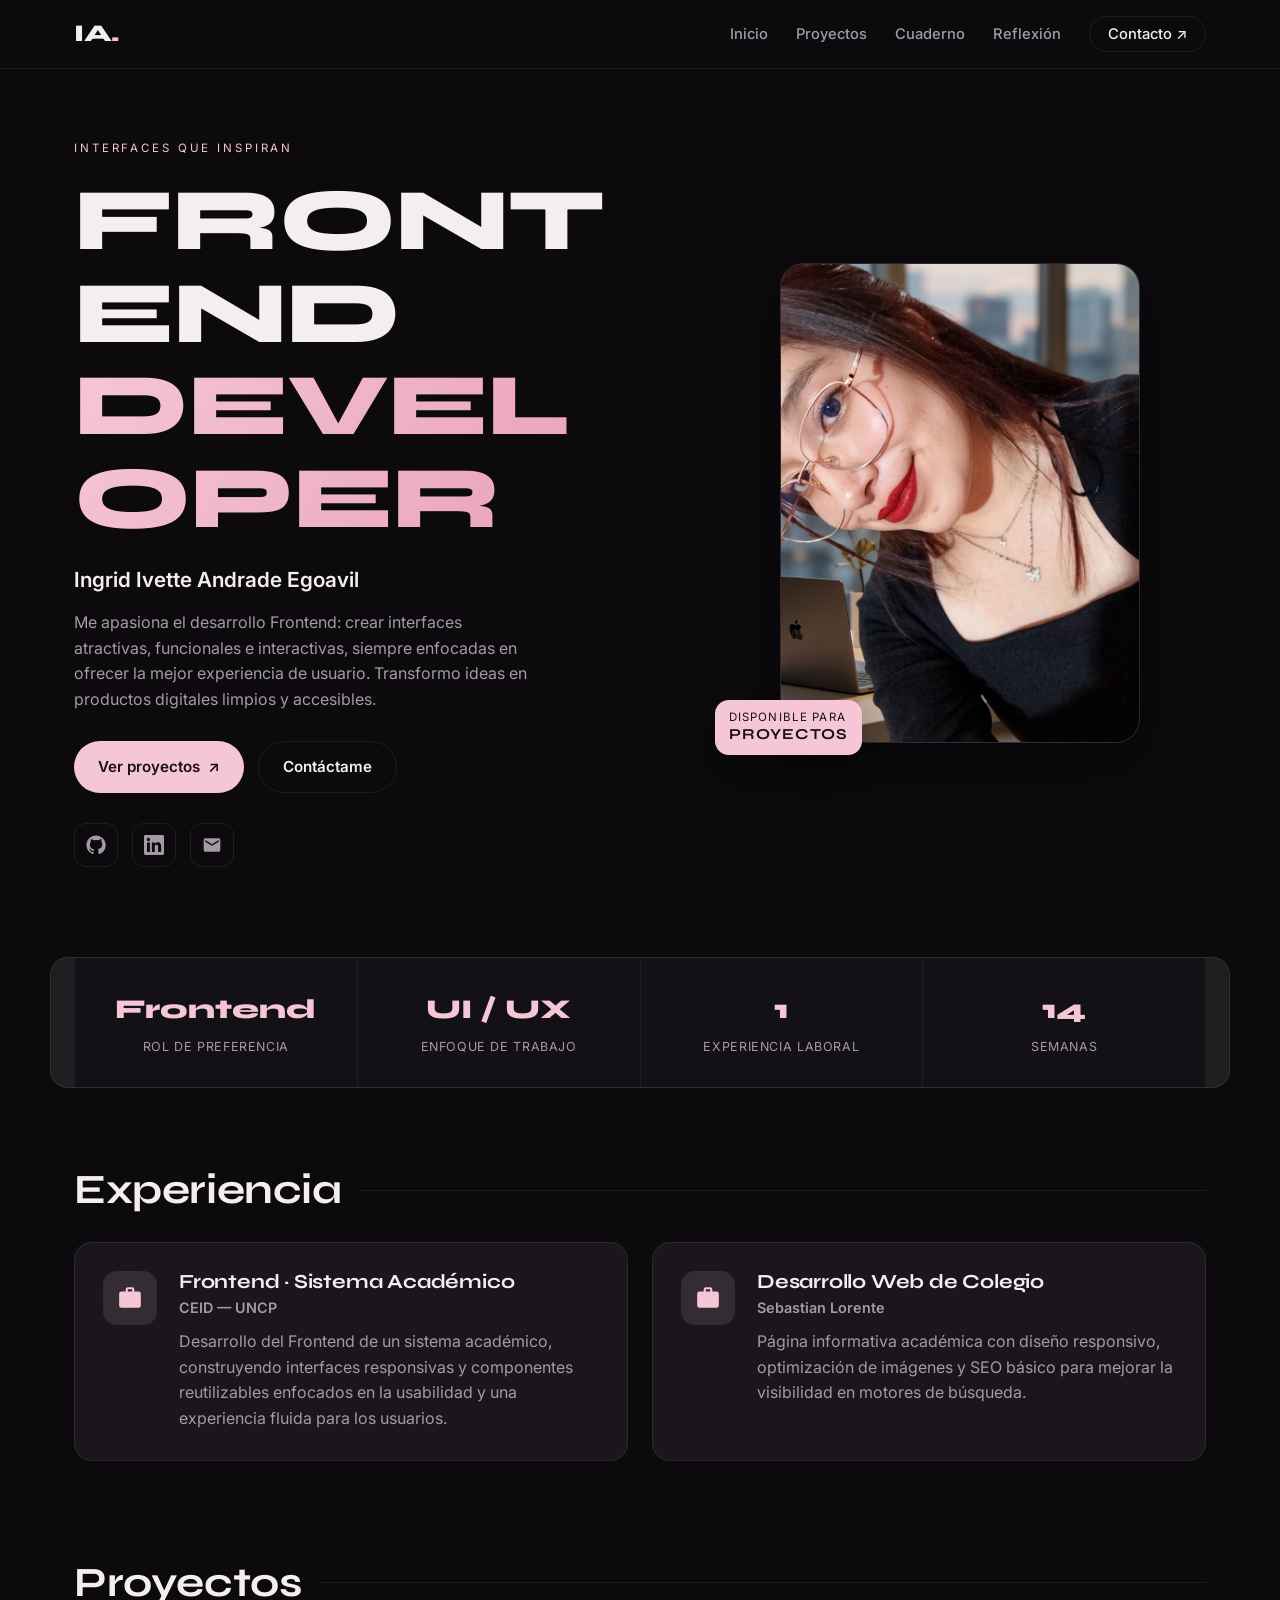
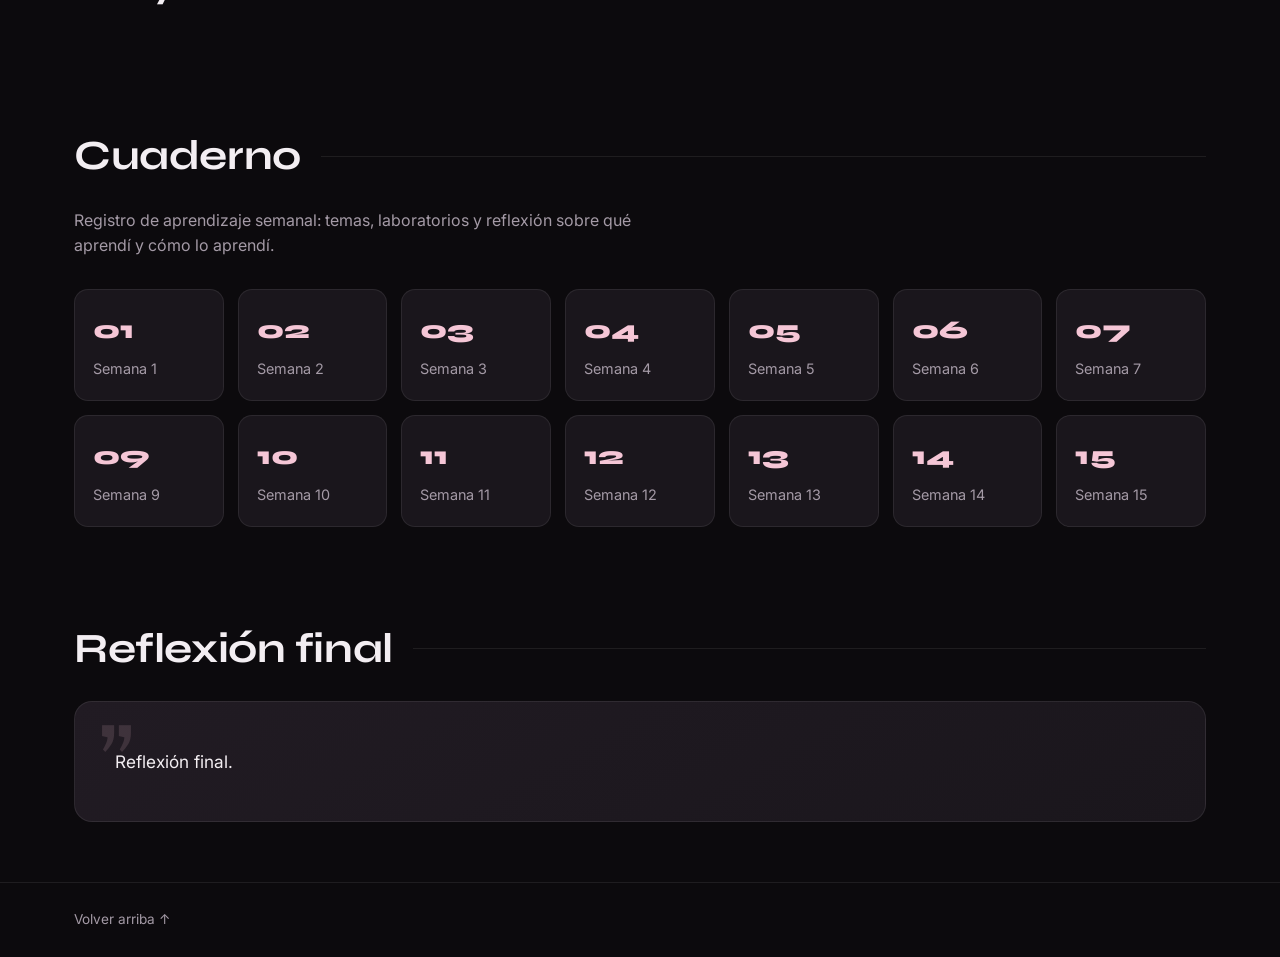
<file: index.html>
<!doctype html>
<html lang="es">
  <head>
    <meta charset="UTF-8" />
    <meta name="viewport" content="width=device-width, initial-scale=1.0" />
    <meta
      name="description"
      content="Portafolio profesional de Ivette Andrade Egoavil — Desarrolladora Frontend."
    />
    <title>Ingrid Andrade Egoavil · Frontend Developer</title>
    <link rel="preconnect" href="https://fonts.googleapis.com" />
    <link rel="preconnect" href="https://fonts.gstatic.com" crossorigin />
    <link
      href="https://fonts.googleapis.com/css2?family=Inter:wght@400;500;600;700&family=Syne:wght@600;700;800&display=swap"
      rel="stylesheet"
    />
    <link rel="stylesheet" href="styles.css" />
  </head>
  <body>
    <!-- ================= NAVBAR ================= -->
    <header class="navbar" id="top">
      <nav class="nav container">
        <a href="#top" class="logo">IA<span>.</span></a>
        <button class="nav-toggle" id="navToggle" aria-label="Abrir menú">
          <span></span><span></span><span></span>
        </button>
        <ul class="nav-links" id="navLinks">
          <li><a href="#inicio">Inicio</a></li>
          <li><a href="#proyectos">Proyectos</a></li>
          <li><a href="#bitacora">Cuaderno</a></li>
          <li><a href="#reflexion">Reflexión</a></li>
          <li><a href="#contacto" class="nav-cta">Contacto ↗</a></li>
        </ul>
      </nav>
    </header>

    <main>
      <!-- ================= HERO / PORTADA ================= -->
      <section class="hero container" id="inicio">
        <div class="hero-text">
          <p class="eyebrow">Interfaces que inspiran</p>
          <h1 class="hero-title">FRONTEND<br /><span>DEVELOPER</span></h1>
          <p class="hero-name">Ingrid Ivette Andrade Egoavil</p>
          <p class="hero-desc">
            Me apasiona el desarrollo Frontend: crear interfaces atractivas,
            funcionales e interactivas, siempre enfocadas en ofrecer la mejor
            experiencia de usuario. Transformo ideas en productos digitales
            limpios y accesibles.
          </p>

          <div class="hero-actions">
            <a href="#proyectos" class="btn btn-primary"
              >Ver proyectos <span class="arrow">↗</span></a
            >
            <a href="mailto:e_2021200768A@uncp.edu.pe" class="btn btn-ghost"
              >Contáctame</a
            >
          </div>

          <ul class="social-links" aria-label="Enlaces de contacto">
            <li>
              <a
                href="https://github.com/Ingrid-an"
                target="_blank"
                rel="noopener"
                title="GitHub"
              >
                <svg viewBox="0 0 24 24" aria-hidden="true">
                  <path
                    d="M12 .5C5.7.5.5 5.7.5 12c0 5.1 3.3 9.4 7.9 10.9.6.1.8-.3.8-.6v-2c-3.2.7-3.9-1.4-3.9-1.4-.5-1.3-1.3-1.7-1.3-1.7-1.1-.7.1-.7.1-.7 1.2.1 1.8 1.2 1.8 1.2 1 1.8 2.7 1.3 3.4 1 .1-.7.4-1.3.7-1.6-2.6-.3-5.3-1.3-5.3-5.7 0-1.3.4-2.3 1.1-3.1-.1-.3-.5-1.5.1-3.1 0 0 1-.3 3.3 1.2a11.4 11.4 0 0 1 6 0C17.3 4.5 18.3 4.8 18.3 4.8c.6 1.6.2 2.8.1 3.1.7.8 1.1 1.8 1.1 3.1 0 4.4-2.7 5.4-5.3 5.7.4.4.8 1.1.8 2.2v3.3c0 .3.2.7.8.6 4.6-1.5 7.9-5.8 7.9-10.9C23.5 5.7 18.3.5 12 .5z"
                  />
                </svg>
              </a>
            </li>
            <li>
              <a
                href="https://www.linkedin.com/in/ivette-andrade-egoavil-22a350434/"
                target="_blank"
                rel="noopener"
                title="LinkedIn"
              >
                <svg viewBox="0 0 24 24" aria-hidden="true">
                  <path
                    d="M20.4 20.4h-3.5v-5.6c0-1.3 0-3-1.9-3s-2.1 1.4-2.1 2.9v5.7H9.4V9h3.4v1.6h.1c.5-.9 1.6-1.9 3.4-1.9 3.6 0 4.3 2.4 4.3 5.5v6.2zM5.3 7.4a2 2 0 1 1 0-4.1 2 2 0 0 1 0 4.1zM7.1 20.4H3.6V9h3.5v11.4zM22.2 0H1.8C.8 0 0 .8 0 1.7v20.5c0 1 .8 1.7 1.8 1.7h20.4c1 0 1.8-.8 1.8-1.7V1.7C24 .8 23.2 0 22.2 0z"
                  />
                </svg>
              </a>
            </li>
            <li>
              <a
                href="mailto:e_2021200768A@uncp.edu.pe"
                title="Correo institucional"
              >
                <svg viewBox="0 0 24 24" aria-hidden="true">
                  <path
                    d="M20 4H4a2 2 0 0 0-2 2v12a2 2 0 0 0 2 2h16a2 2 0 0 0 2-2V6a2 2 0 0 0-2-2zm0 4-8 5-8-5V6l8 5 8-5v2z"
                  />
                </svg>
              </a>
            </li>
          </ul>
        </div>

        <div class="hero-photo">
          <div class="photo-frame">
            <img src="FOTO.jpg" alt="Ivette Andrade Egoavil" />
          </div>
          <span class="photo-tag"
            >Disponible para<br /><strong>PROYECTOS</strong></span
          >
        </div>
      </section>

      <!-- ================= STATS ================= -->
      <section class="stats container" aria-label="Datos rápidos">
        <div class="stat">
          <span class="stat-num">Frontend</span>
          <span class="stat-label">Rol de preferencia</span>
        </div>
        <div class="stat">
          <span class="stat-num">UI / UX</span>
          <span class="stat-label">Enfoque de trabajo</span>
        </div>
        <div class="stat">
          <span class="stat-num">1</span>
          <span class="stat-label">Experiencia laboral</span>
        </div>
        <div class="stat">
          <span class="stat-num">14</span>
          <span class="stat-label">Semanas</span>
        </div>
      </section>

      <!-- ================= EXPERIENCIA ================= -->
      <!-- ================= EXPERIENCIA ================= -->
      <section class="section container" id="experiencia">
        <div class="section-head">
          <h2>Experiencia</h2>
          <span class="section-line"></span>
        </div>

        <div class="experience-grid">
          <!-- RECUADRO 1 -->
          <div class="experience-card">
            <div class="exp-icon">
              <svg viewBox="0 0 24 24" aria-hidden="true">
                <path
                  d="M10 2h4a2 2 0 0 1 2 2v2h4a2 2 0 0 1 2 2v11a2 2 0 0 1-2 2H4a2 2 0 0 1-2-2V8a2 2 0 0 1 2-2h4V4a2 2 0 0 1 2-2zm0 4h4V4h-4v2z"
                />
              </svg>
            </div>
            <div class="exp-body">
              <h3>Frontend · Sistema Académico</h3>
              <p class="exp-place">CEID — UNCP</p>
              <p>
                Desarrollo del Frontend de un sistema académico, construyendo
                interfaces responsivas y componentes reutilizables enfocados en
                la usabilidad y una experiencia fluida para los usuarios.
              </p>
            </div>
          </div>

          <!-- RECUADRO 2 -->
          <div class="experience-card">
            <div class="exp-icon">
              <svg viewBox="0 0 24 24" aria-hidden="true">
                <path
                  d="M10 2h4a2 2 0 0 1 2 2v2h4a2 2 0 0 1 2 2v11a2 2 0 0 1-2 2H4a2 2 0 0 1-2-2V8a2 2 0 0 1 2-2h4V4a2 2 0 0 1 2-2zm0 4h4V4h-4v2z"
                />
              </svg>
            </div>
            <div class="exp-body">
              <h3>Desarrollo Web de Colegio</h3>
              <p class="exp-place">Sebastian Lorente</p>
              <p>
                Página informativa académica con diseño responsivo, optimización
                de imágenes y SEO básico para mejorar la visibilidad en motores
                de búsqueda.
              </p>
            </div>
          </div>
        </div>
      </section>

      <!-- ================= PROYECTOS ================= -->
      <section class="section container" id="proyectos">
        <div class="section-head">
          <h2>Proyectos</h2>
          <span class="section-line"></span>
        </div>
      </section>

      <!-- ================= BITÁCORA ================= -->
      <section class="section container" id="bitacora">
        <div class="section-head">
          <h2>Cuaderno</h2>
          <span class="section-line"></span>
        </div>
        <p class="section-intro">
          Registro de aprendizaje semanal: temas, laboratorios y reflexión sobre
          qué aprendí y cómo lo aprendí.
        </p>
        <div class="weeks-grid">
          <a href="semanas/semana-01.html" class="week-card"
            ><span class="week-num">01</span
            ><span class="week-label">Semana 1</span></a
          >
          <a href="semanas/semana-02.html" class="week-card"
            ><span class="week-num">02</span
            ><span class="week-label">Semana 2</span></a
          >
          <a href="semanas/semana-03.html" class="week-card"
            ><span class="week-num">03</span
            ><span class="week-label">Semana 3</span></a
          >
          <a href="semanas/semana-04.html" class="week-card"
            ><span class="week-num">04</span
            ><span class="week-label">Semana 4</span></a
          >
          <a href="semanas/semana-05.html" class="week-card"
            ><span class="week-num">05</span
            ><span class="week-label">Semana 5</span></a
          >
          <a href="semanas/semana-06.html" class="week-card"
            ><span class="week-num">06</span
            ><span class="week-label">Semana 6</span></a
          >
          <a href="semanas/semana-07.html" class="week-card"
            ><span class="week-num">07</span
            ><span class="week-label">Semana 7</span></a
          >
          <a href="semanas/semana-09.html" class="week-card"
            ><span class="week-num">09</span
            ><span class="week-label">Semana 9</span></a
          >
          <a href="semanas/semana-10.html" class="week-card"
            ><span class="week-num">10</span
            ><span class="week-label">Semana 10</span></a
          >
          <a href="semanas/semana-11.html" class="week-card"
            ><span class="week-num">11</span
            ><span class="week-label">Semana 11</span></a
          >
          <a href="semanas/semana-12.html" class="week-card"
            ><span class="week-num">12</span
            ><span class="week-label">Semana 12</span></a
          >
          <a href="semanas/semana-13.html" class="week-card"
            ><span class="week-num">13</span
            ><span class="week-label">Semana 13</span></a
          >
          <a href="semanas/semana-14.html" class="week-card"
            ><span class="week-num">14</span
            ><span class="week-label">Semana 14</span></a
          >
          <a href="semanas/semana-15.html" class="week-card"
            ><span class="week-num">15</span
            ><span class="week-label">Semana 15</span></a
          >
        </div>
      </section>

      <!-- ================= REFLEXIÓN ================= -->
      <section class="section container" id="reflexion">
        <div class="section-head">
          <h2>Reflexión final</h2>
          <span class="section-line"></span>
        </div>
        <div class="reflection-card">
          <span class="quote-mark">”</span>
          <p>Reflexión final.</p>
        </div>
      </section>
    </main>

    <footer class="footer">
      <div class="container footer-inner">
        <a href="#inicio" class="to-top">Volver arriba ↑</a>
      </div>
    </footer>

    <script>
      const toggle = document.getElementById("navToggle");
      const links = document.getElementById("navLinks");
      toggle.addEventListener("click", () => {
        links.classList.toggle("open");
        toggle.classList.toggle("active");
      });
      links.querySelectorAll("a").forEach((a) =>
        a.addEventListener("click", () => {
          links.classList.remove("open");
          toggle.classList.remove("active");
        }),
      );
    </script>
  </body>
</html>
</file>
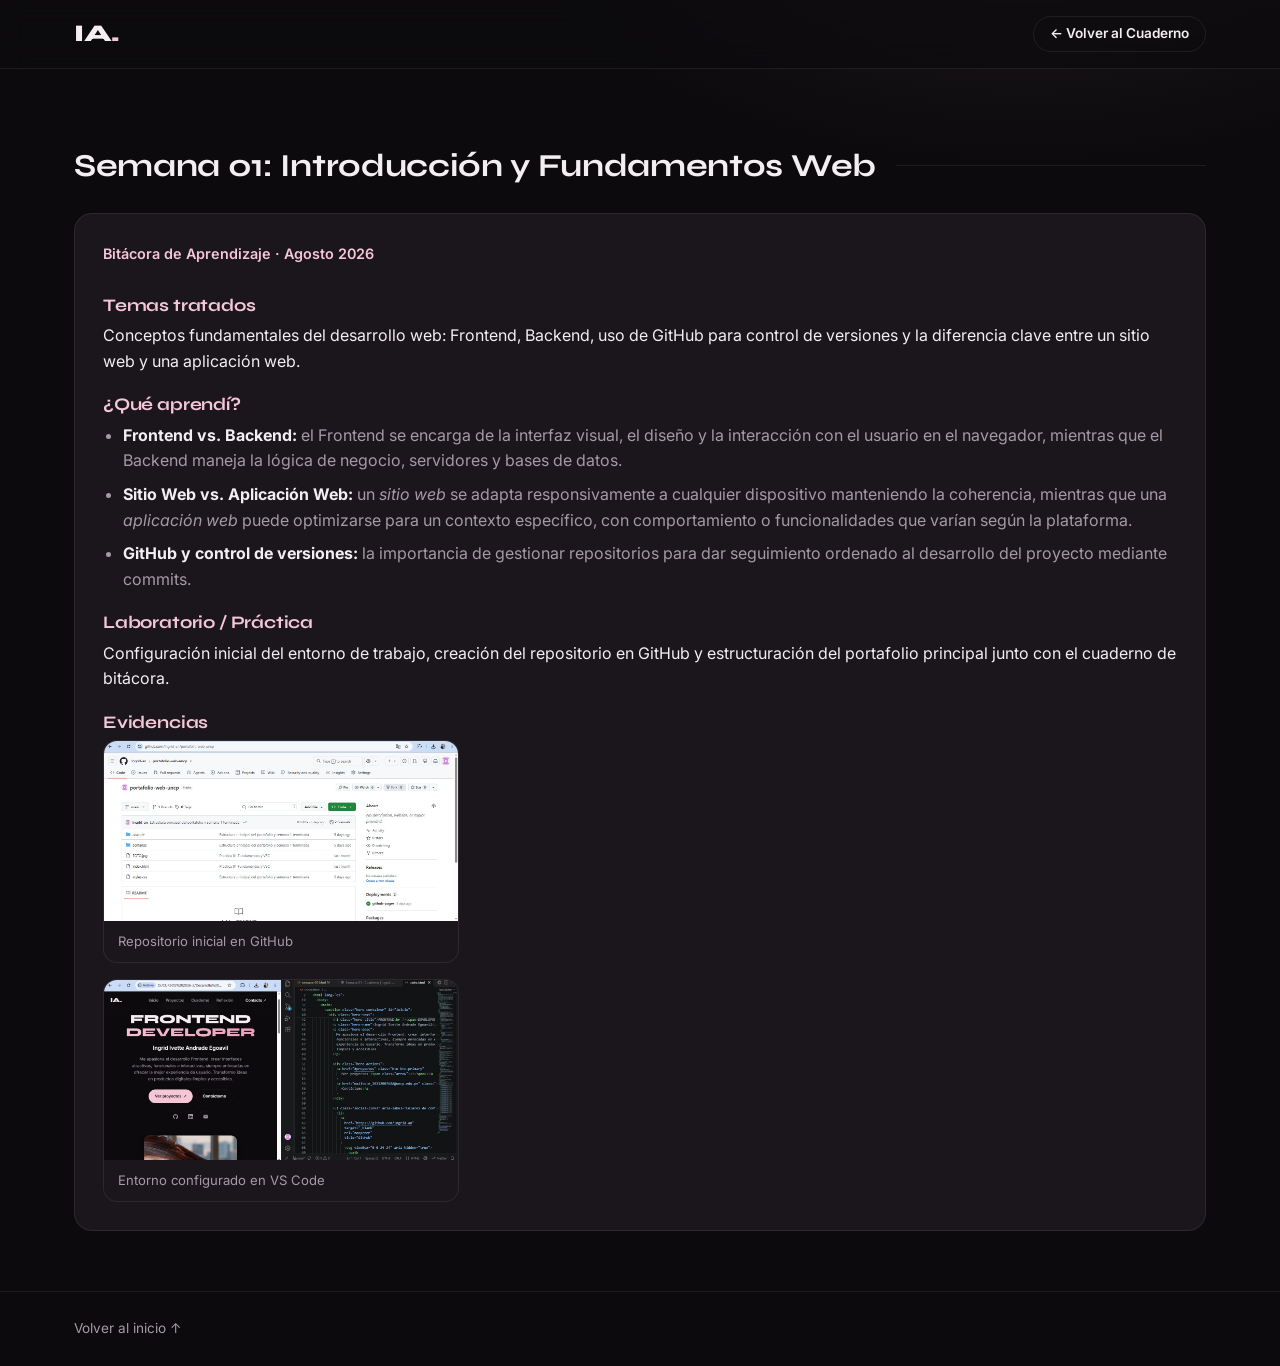
<file: semanas/semana-01.html>
<!doctype html>
<html lang="es">
  <head>
    <meta charset="UTF-8" />
    <meta name="viewport" content="width=device-width, initial-scale=1.0" />
    <meta
      name="description"
      content="Bitácora Semana 01 — Introducción y fundamentos del desarrollo web. Ingrid Andrade."
    />
    <title>Semana 01 · Cuaderno | Ingrid Andrade</title>
    <link rel="preconnect" href="https://fonts.googleapis.com" />
    <link rel="preconnect" href="https://fonts.gstatic.com" crossorigin />
    <link
      href="https://fonts.googleapis.com/css2?family=Inter:wght@400;500;600;700&family=Syne:wght@600;700;800&display=swap"
      rel="stylesheet"
    />
    <link rel="stylesheet" href="../styles.css" />
  </head>
  <body>
    <header class="navbar">
      <nav class="nav container">
        <a href="../index.html" class="logo" aria-label="Volver al inicio"
          >IA<span>.</span></a
        >
        <a href="../index.html#bitacora" class="btn btn-ghost btn-sm"
          >← Volver al Cuaderno</a
        >
      </nav>
    </header>

    <main class="container section">
      <div class="section-head">
        <h1>Semana 01: Introducción y Fundamentos Web</h1>
        <span class="section-line" aria-hidden="true"></span>
      </div>

      <article class="experience-card log-entry">
        <p class="exp-place">
          Bitácora de Aprendizaje · <time datetime="2026-08">Agosto 2026</time>
        </p>

        <section class="log-block">
          <h3>Temas tratados</h3>
          <p>
            Conceptos fundamentales del desarrollo web: Frontend, Backend, uso
            de GitHub para control de versiones y la diferencia clave entre un
            sitio web y una aplicación web.
          </p>
        </section>

        <section class="log-block">
          <h3>¿Qué aprendí?</h3>
          <ul class="log-list">
            <li>
              <strong>Frontend vs. Backend:</strong> el Frontend se encarga de
              la interfaz visual, el diseño y la interacción con el usuario en
              el navegador, mientras que el Backend maneja la lógica de negocio,
              servidores y bases de datos.
            </li>
            <li>
              <strong>Sitio Web vs. Aplicación Web:</strong> un
              <em>sitio web</em> se adapta responsivamente a cualquier
              dispositivo manteniendo la coherencia, mientras que una
              <em>aplicación web</em> puede optimizarse para un contexto
              específico, con comportamiento o funcionalidades que varían según
              la plataforma.
            </li>
            <li>
              <strong>GitHub y control de versiones:</strong> la importancia de
              gestionar repositorios para dar seguimiento ordenado al desarrollo
              del proyecto mediante commits.
            </li>
          </ul>
        </section>

        <section class="log-block">
          <h3>Laboratorio / Práctica</h3>
          <p>
            Configuración inicial del entorno de trabajo, creación del
            repositorio en GitHub y estructuración del portafolio principal
            junto con el cuaderno de bitácora.
          </p>
        </section>

        <!-- EVIDENCIAS: descomenta y agrega tus capturas en semanas/img/ -->
        <section class="log-block">
          <h3>Evidencias</h3>
          <div class="log-gallery">
            <figure>
              <img
                src="img/s1-repo.png"
                alt="Repositorio creado en GitHub"
                loading="lazy"
              />
              <figcaption>Repositorio inicial en GitHub</figcaption>
            </figure>
            <figure>
              <img
                src="img/s1-entorno.png"
                alt="Entorno de trabajo en VS Code"
                loading="lazy"
              />
              <figcaption>Entorno configurado en VS Code</figcaption>
            </figure>
          </div>
        </section>
      </article>
    </main>

    <footer class="footer">
      <div class="container footer-inner">
        <a href="../index.html" class="to-top">Volver al inicio ↑</a>
      </div>
    </footer>
  </body>
</html>
</file>
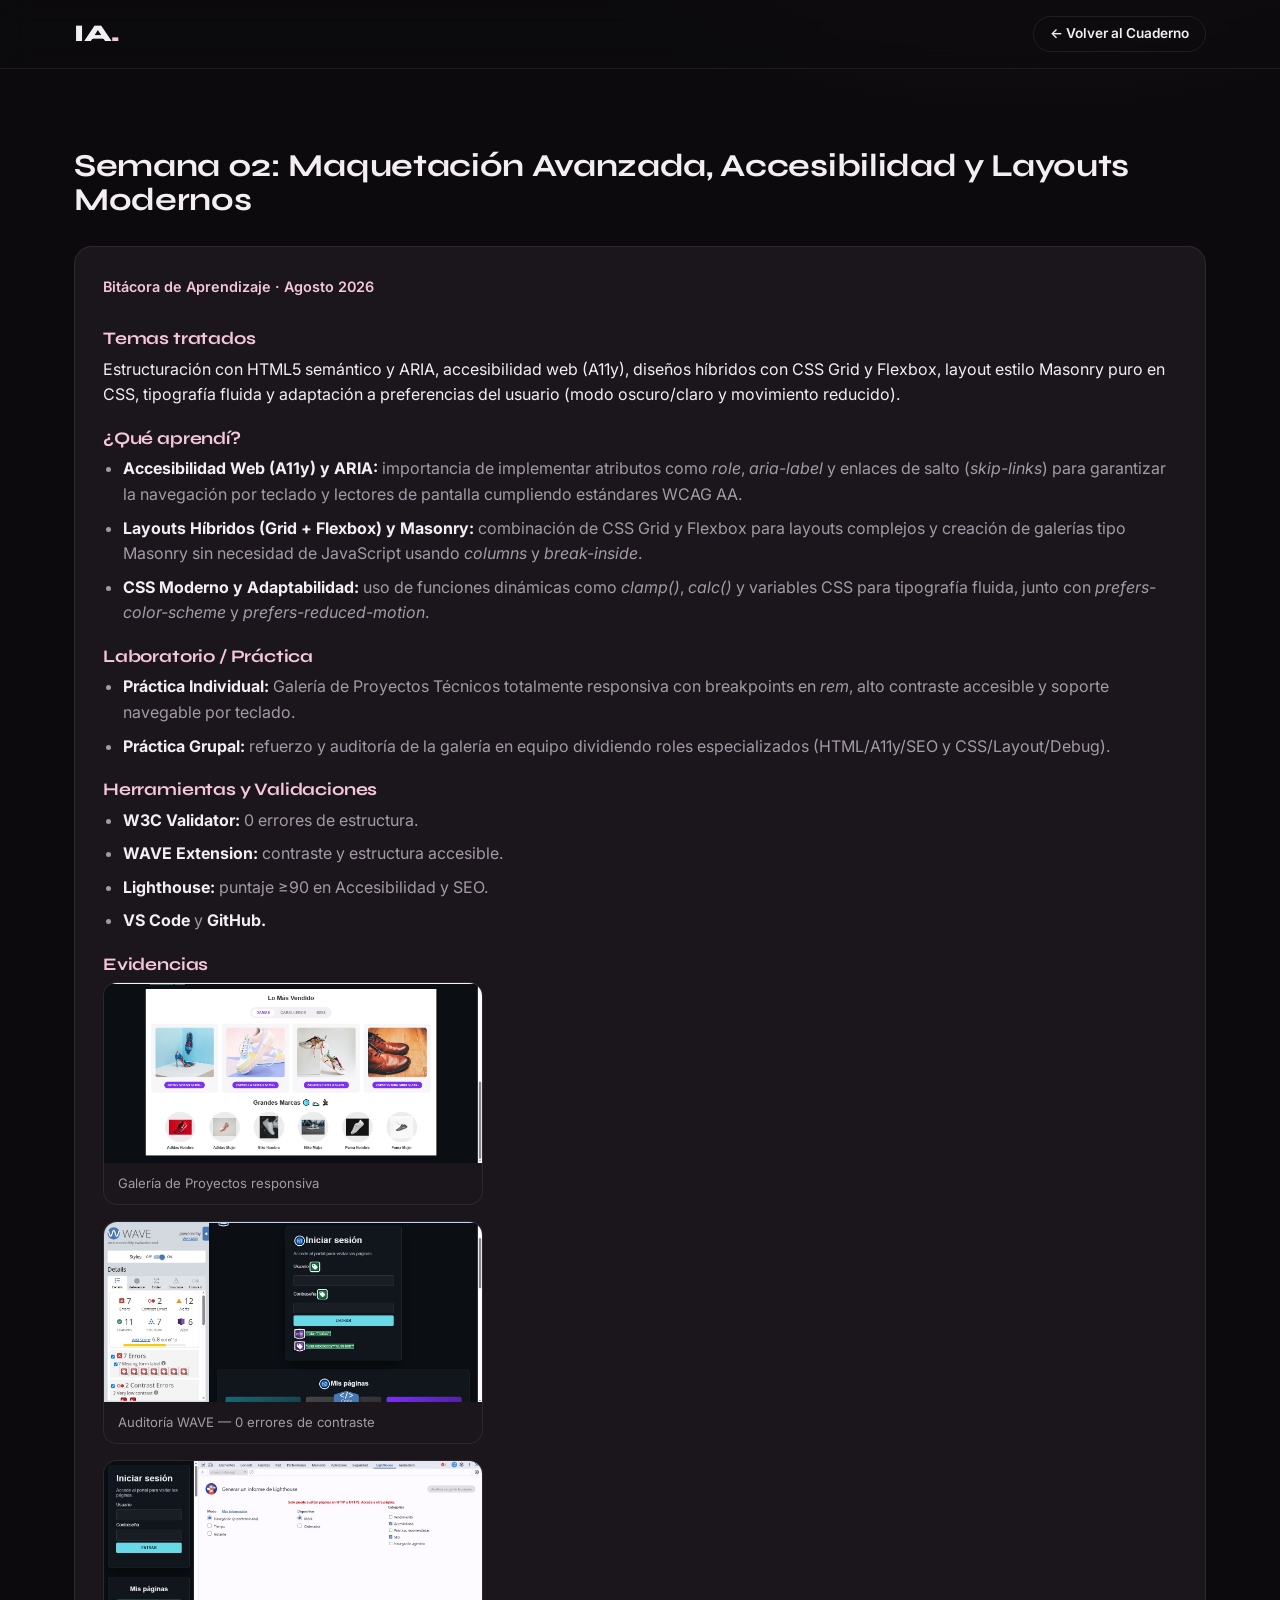
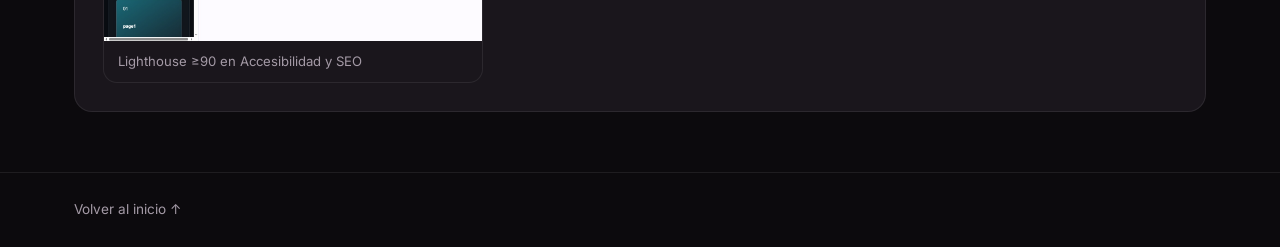
<file: semanas/semana-02.html>
<!doctype html>
<html lang="es">
  <head>
    <meta charset="UTF-8" />
    <meta name="viewport" content="width=device-width, initial-scale=1.0" />
    <meta
      name="description"
      content="Bitácora Semana 02 — Maquetación avanzada, accesibilidad y layouts modernos. Ingrid Andrade."
    />
    <title>Semana 02 · Cuaderno | Ingrid Andrade</title>
    <link rel="preconnect" href="https://fonts.googleapis.com" />
    <link rel="preconnect" href="https://fonts.gstatic.com" crossorigin />
    <link
      href="https://fonts.googleapis.com/css2?family=Inter:wght@400;500;600;700&family=Syne:wght@600;700;800&display=swap"
      rel="stylesheet"
    />
    <link rel="stylesheet" href="../styles.css" />
  </head>
  <body>
    <header class="navbar">
      <nav class="nav container">
        <a href="../index.html" class="logo" aria-label="Volver al inicio"
          >IA<span>.</span></a
        >
        <a href="../index.html#bitacora" class="btn btn-ghost btn-sm"
          >← Volver al Cuaderno</a
        >
      </nav>
    </header>

    <main class="container section">
      <div class="section-head">
        <h1>
          Semana 02: Maquetación Avanzada, Accesibilidad y Layouts Modernos
        </h1>
        <span class="section-line" aria-hidden="true"></span>
      </div>

      <article class="experience-card log-entry">
        <p class="exp-place">
          Bitácora de Aprendizaje · <time datetime="2026-08">Agosto 2026</time>
        </p>

        <section class="log-block">
          <h3>Temas tratados</h3>
          <p>
            Estructuración con HTML5 semántico y ARIA, accesibilidad web (A11y),
            diseños híbridos con CSS Grid y Flexbox, layout estilo Masonry puro
            en CSS, tipografía fluida y adaptación a preferencias del usuario
            (modo oscuro/claro y movimiento reducido).
          </p>
        </section>

        <section class="log-block">
          <h3>¿Qué aprendí?</h3>
          <ul class="log-list">
            <li>
              <strong>Accesibilidad Web (A11y) y ARIA:</strong> importancia de
              implementar atributos como <em>role</em>, <em>aria-label</em> y
              enlaces de salto (<em>skip-links</em>) para garantizar la
              navegación por teclado y lectores de pantalla cumpliendo
              estándares WCAG AA.
            </li>
            <li>
              <strong>Layouts Híbridos (Grid + Flexbox) y Masonry:</strong>
              combinación de CSS Grid y Flexbox para layouts complejos y
              creación de galerías tipo Masonry sin necesidad de JavaScript
              usando <em>columns</em> y <em>break-inside</em>.
            </li>
            <li>
              <strong>CSS Moderno y Adaptabilidad:</strong> uso de funciones
              dinámicas como <em>clamp()</em>, <em>calc()</em> y variables CSS
              para tipografía fluida, junto con <em>prefers-color-scheme</em> y
              <em>prefers-reduced-motion</em>.
            </li>
          </ul>
        </section>

        <section class="log-block">
          <h3>Laboratorio / Práctica</h3>
          <ul class="log-list">
            <li>
              <strong>Práctica Individual:</strong> Galería de Proyectos
              Técnicos totalmente responsiva con breakpoints en <em>rem</em>,
              alto contraste accesible y soporte navegable por teclado.
            </li>
            <li>
              <strong>Práctica Grupal:</strong> refuerzo y auditoría de la
              galería en equipo dividiendo roles especializados (HTML/A11y/SEO y
              CSS/Layout/Debug).
            </li>
          </ul>
        </section>

        <section class="log-block">
          <h3>Herramientas y Validaciones</h3>
          <ul class="log-list">
            <li><strong>W3C Validator:</strong> 0 errores de estructura.</li>
            <li>
              <strong>WAVE Extension:</strong> contraste y estructura accesible.
            </li>
            <li>
              <strong>Lighthouse:</strong> puntaje ≥90 en Accesibilidad y SEO.
            </li>
            <li><strong>VS Code</strong> y <strong>GitHub.</strong></li>
          </ul>
        </section>

        <!-- EVIDENCIAS: reemplaza las imágenes en semanas/img/ -->
        <section class="log-block">
          <h3>Evidencias</h3>
          <div class="log-gallery">
            <figure>
              <img
                src="img/s2-galeria.png"
                alt="Galería de proyectos responsiva"
                loading="lazy"
              />
              <figcaption>Galería de Proyectos responsiva</figcaption>
            </figure>
            <figure>
              <img
                src="img/s2-wave.png"
                alt="Auditoría de accesibilidad con WAVE"
                loading="lazy"
              />
              <figcaption>Auditoría WAVE — 0 errores de contraste</figcaption>
            </figure>
            <figure>
              <img
                src="img/s2-lighthouse.png"
                alt="Resultado de Lighthouse"
                loading="lazy"
              />
              <figcaption>Lighthouse ≥90 en Accesibilidad y SEO</figcaption>
            </figure>
          </div>
        </section>
      </article>
    </main>

    <footer class="footer">
      <div class="container footer-inner">
        <a href="../index.html" class="to-top">Volver al inicio ↑</a>
      </div>
    </footer>
  </body>
</html>
</file>
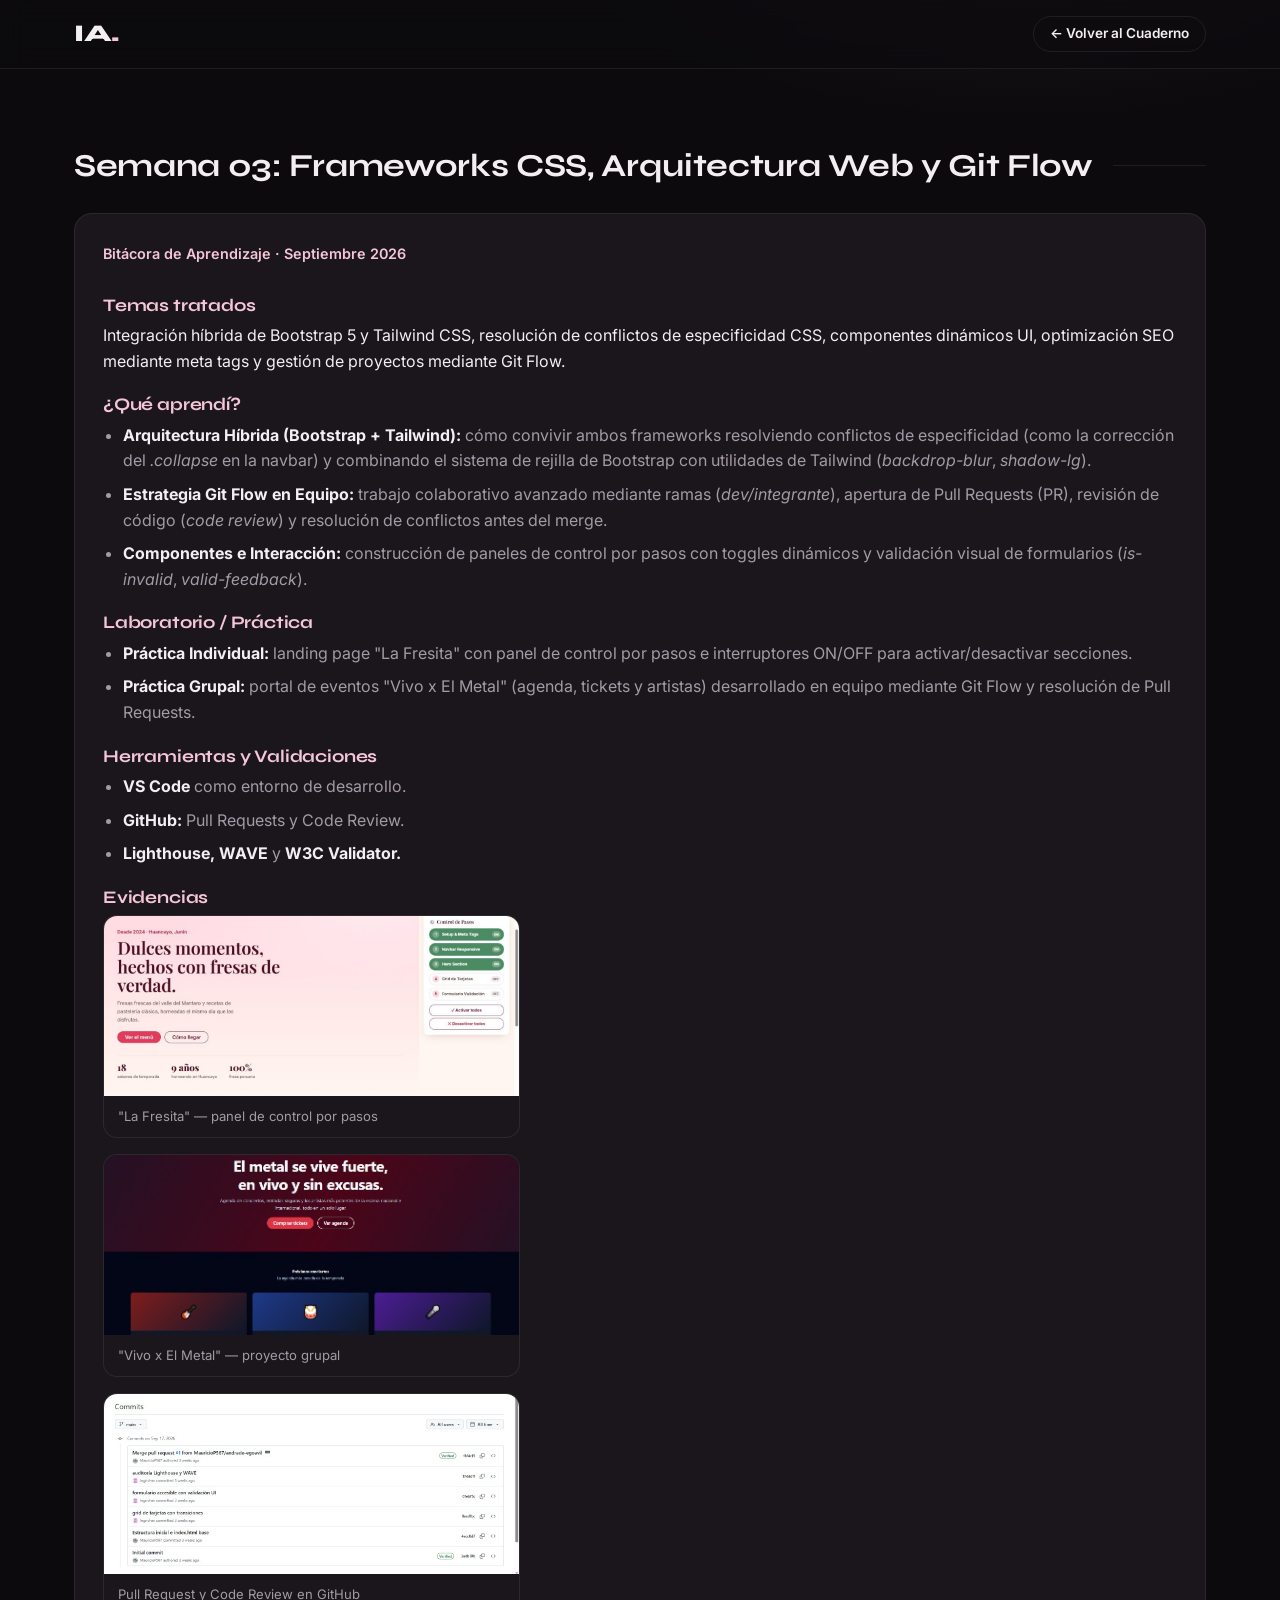
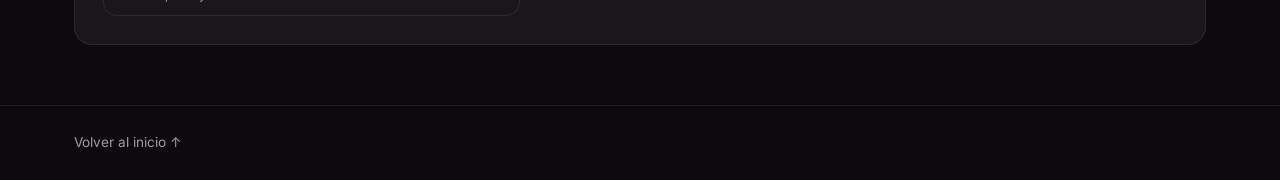
<file: semanas/semana-03.html>
<!doctype html>
<html lang="es">
  <head>
    <meta charset="UTF-8" />
    <meta name="viewport" content="width=device-width, initial-scale=1.0" />
    <meta
      name="description"
      content="Bitácora Semana 03 — Frameworks CSS, arquitectura web y Git Flow. Ingrid Andrade."
    />
    <title>Semana 03 · Cuaderno | Ingrid Andrade</title>
    <link rel="preconnect" href="https://fonts.googleapis.com" />
    <link rel="preconnect" href="https://fonts.gstatic.com" crossorigin />
    <link
      href="https://fonts.googleapis.com/css2?family=Inter:wght@400;500;600;700&family=Syne:wght@600;700;800&display=swap"
      rel="stylesheet"
    />
    <link rel="stylesheet" href="../styles.css" />
  </head>
  <body>
    <header class="navbar">
      <nav class="nav container">
        <a href="../index.html" class="logo" aria-label="Volver al inicio"
          >IA<span>.</span></a
        >
        <a href="../index.html#bitacora" class="btn btn-ghost btn-sm"
          >← Volver al Cuaderno</a
        >
      </nav>
    </header>

    <main class="container section">
      <div class="section-head">
        <h1>Semana 03: Frameworks CSS, Arquitectura Web y Git Flow</h1>
        <span class="section-line" aria-hidden="true"></span>
      </div>

      <article class="experience-card log-entry">
        <p class="exp-place">
          Bitácora de Aprendizaje ·
          <time datetime="2026-09">Septiembre 2026</time>
        </p>

        <section class="log-block">
          <h3>Temas tratados</h3>
          <p>
            Integración híbrida de Bootstrap 5 y Tailwind CSS, resolución de
            conflictos de especificidad CSS, componentes dinámicos UI,
            optimización SEO mediante meta tags y gestión de proyectos mediante
            Git Flow.
          </p>
        </section>

        <section class="log-block">
          <h3>¿Qué aprendí?</h3>
          <ul class="log-list">
            <li>
              <strong>Arquitectura Híbrida (Bootstrap + Tailwind):</strong> cómo
              convivir ambos frameworks resolviendo conflictos de especificidad
              (como la corrección del <em>.collapse</em> en la navbar) y
              combinando el sistema de rejilla de Bootstrap con utilidades de
              Tailwind (<em>backdrop-blur</em>, <em>shadow-lg</em>).
            </li>
            <li>
              <strong>Estrategia Git Flow en Equipo:</strong> trabajo
              colaborativo avanzado mediante ramas (<em>dev/integrante</em>),
              apertura de Pull Requests (PR), revisión de código (<em
                >code review</em
              >) y resolución de conflictos antes del merge.
            </li>
            <li>
              <strong>Componentes e Interacción:</strong> construcción de
              paneles de control por pasos con toggles dinámicos y validación
              visual de formularios (<em>is-invalid</em>,
              <em>valid-feedback</em>).
            </li>
          </ul>
        </section>

        <section class="log-block">
          <h3>Laboratorio / Práctica</h3>
          <ul class="log-list">
            <li>
              <strong>Práctica Individual:</strong> landing page "La Fresita"
              con panel de control por pasos e interruptores ON/OFF para
              activar/desactivar secciones.
            </li>
            <li>
              <strong>Práctica Grupal:</strong> portal de eventos "Vivo x El
              Metal" (agenda, tickets y artistas) desarrollado en equipo
              mediante Git Flow y resolución de Pull Requests.
            </li>
          </ul>
        </section>

        <section class="log-block">
          <h3>Herramientas y Validaciones</h3>
          <ul class="log-list">
            <li><strong>VS Code</strong> como entorno de desarrollo.</li>
            <li><strong>GitHub:</strong> Pull Requests y Code Review.</li>
            <li>
              <strong>Lighthouse, WAVE</strong> y
              <strong>W3C Validator.</strong>
            </li>
          </ul>
        </section>

        <!-- EVIDENCIAS: reemplaza las imágenes en semanas/img/ -->
        <section class="log-block">
          <h3>Evidencias</h3>
          <div class="log-gallery">
            <figure>
              <img
                src="img/s3-fresita.png"
                alt="Landing La Fresita con panel de pasos"
                loading="lazy"
              />
              <figcaption>"La Fresita" — panel de control por pasos</figcaption>
            </figure>
            <figure>
              <img
                src="img/s3-metal.png"
                alt="Portal Vivo x El Metal"
                loading="lazy"
              />
              <figcaption>"Vivo x El Metal" — proyecto grupal</figcaption>
            </figure>
            <figure>
              <img
                src="img/s3-pr.png"
                alt="Pull Request en GitHub"
                loading="lazy"
              />
              <figcaption>Pull Request y Code Review en GitHub</figcaption>
            </figure>
          </div>
        </section>
      </article>
    </main>

    <footer class="footer">
      <div class="container footer-inner">
        <a href="../index.html" class="to-top">Volver al inicio ↑</a>
      </div>
    </footer>
  </body>
</html>
</file>
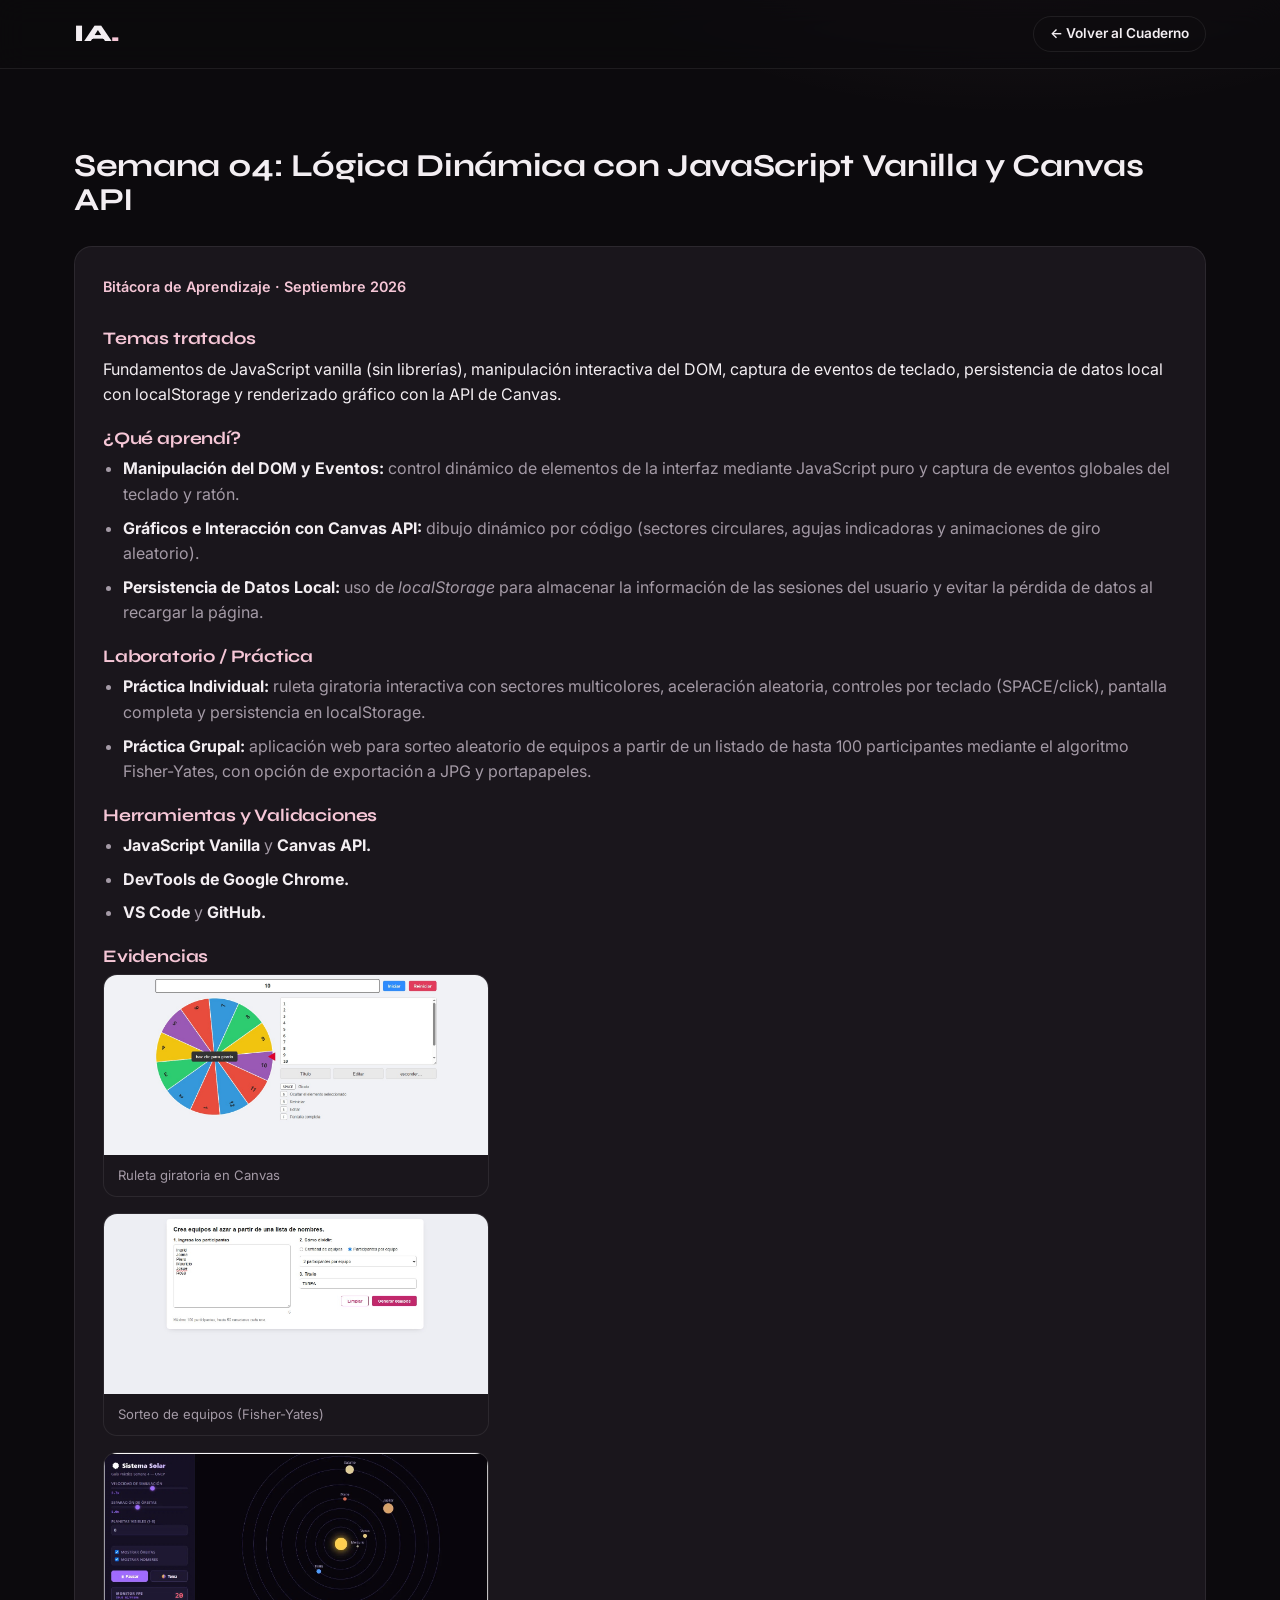
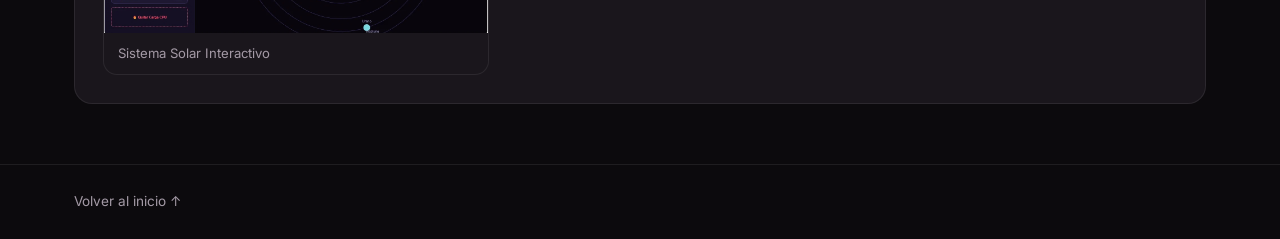
<file: semanas/semana-04.html>
<!doctype html>
<html lang="es">
  <head>
    <meta charset="UTF-8" />
    <meta name="viewport" content="width=device-width, initial-scale=1.0" />
    <meta
      name="description"
      content="Bitácora Semana 04 — Lógica dinámica con JavaScript Vanilla y Canvas API. Ingrid Andrade."
    />
    <title>Semana 04 · Cuaderno | Ingrid Andrade</title>
    <link rel="preconnect" href="https://fonts.googleapis.com" />
    <link rel="preconnect" href="https://fonts.gstatic.com" crossorigin />
    <link
      href="https://fonts.googleapis.com/css2?family=Inter:wght@400;500;600;700&family=Syne:wght@600;700;800&display=swap"
      rel="stylesheet"
    />
    <link rel="stylesheet" href="../styles.css" />
  </head>
  <body>
    <header class="navbar">
      <nav class="nav container">
        <a href="../index.html" class="logo" aria-label="Volver al inicio"
          >IA<span>.</span></a
        >
        <a href="../index.html#bitacora" class="btn btn-ghost btn-sm"
          >← Volver al Cuaderno</a
        >
      </nav>
    </header>

    <main class="container section">
      <div class="section-head">
        <h1>Semana 04: Lógica Dinámica con JavaScript Vanilla y Canvas API</h1>
        <span class="section-line" aria-hidden="true"></span>
      </div>

      <article class="experience-card log-entry">
        <p class="exp-place">
          Bitácora de Aprendizaje ·
          <time datetime="2026-09">Septiembre 2026</time>
        </p>

        <section class="log-block">
          <h3>Temas tratados</h3>
          <p>
            Fundamentos de JavaScript vanilla (sin librerías), manipulación
            interactiva del DOM, captura de eventos de teclado, persistencia de
            datos local con localStorage y renderizado gráfico con la API de
            Canvas.
          </p>
        </section>

        <section class="log-block">
          <h3>¿Qué aprendí?</h3>
          <ul class="log-list">
            <li>
              <strong>Manipulación del DOM y Eventos:</strong> control dinámico
              de elementos de la interfaz mediante JavaScript puro y captura de
              eventos globales del teclado y ratón.
            </li>
            <li>
              <strong>Gráficos e Interacción con Canvas API:</strong> dibujo
              dinámico por código (sectores circulares, agujas indicadoras y
              animaciones de giro aleatorio).
            </li>
            <li>
              <strong>Persistencia de Datos Local:</strong> uso de
              <em>localStorage</em> para almacenar la información de las
              sesiones del usuario y evitar la pérdida de datos al recargar la
              página.
            </li>
          </ul>
        </section>

        <section class="log-block">
          <h3>Laboratorio / Práctica</h3>
          <ul class="log-list">
            <li>
              <strong>Práctica Individual:</strong> ruleta giratoria interactiva
              con sectores multicolores, aceleración aleatoria, controles por
              teclado (SPACE/click), pantalla completa y persistencia en
              localStorage.
            </li>
            <li>
              <strong>Práctica Grupal:</strong> aplicación web para sorteo
              aleatorio de equipos a partir de un listado de hasta 100
              participantes mediante el algoritmo Fisher-Yates, con opción de
              exportación a JPG y portapapeles.
            </li>
          </ul>
        </section>

        <section class="log-block">
          <h3>Herramientas y Validaciones</h3>
          <ul class="log-list">
            <li>
              <strong>JavaScript Vanilla</strong> y <strong>Canvas API.</strong>
            </li>
            <li><strong>DevTools de Google Chrome.</strong></li>
            <li><strong>VS Code</strong> y <strong>GitHub.</strong></li>
          </ul>
        </section>

        <!-- EVIDENCIAS: reemplaza las imágenes en semanas/img/ -->
        <section class="log-block">
          <h3>Evidencias</h3>
          <div class="log-gallery">
            <figure>
              <img
                src="img/s4-ruleta.png"
                alt="Ruleta giratoria interactiva"
                loading="lazy"
              />
              <figcaption>Ruleta giratoria en Canvas</figcaption>
            </figure>
            <figure>
              <img
                src="img/s4-sorteo.png"
                alt="Sorteo de equipos"
                loading="lazy"
              />
              <figcaption>Sorteo de equipos (Fisher-Yates)</figcaption>
            </figure>
            <figure>
              <img
                src="img/s4-sistemasolar.png"
                alt="Sistema Solar"
                loading="lazy"
              />
              <figcaption>Sistema Solar Interactivo</figcaption>
            </figure>
          </div>
        </section>
      </article>
    </main>

    <footer class="footer">
      <div class="container footer-inner">
        <a href="../index.html" class="to-top">Volver al inicio ↑</a>
      </div>
    </footer>
  </body>
</html>
</file>
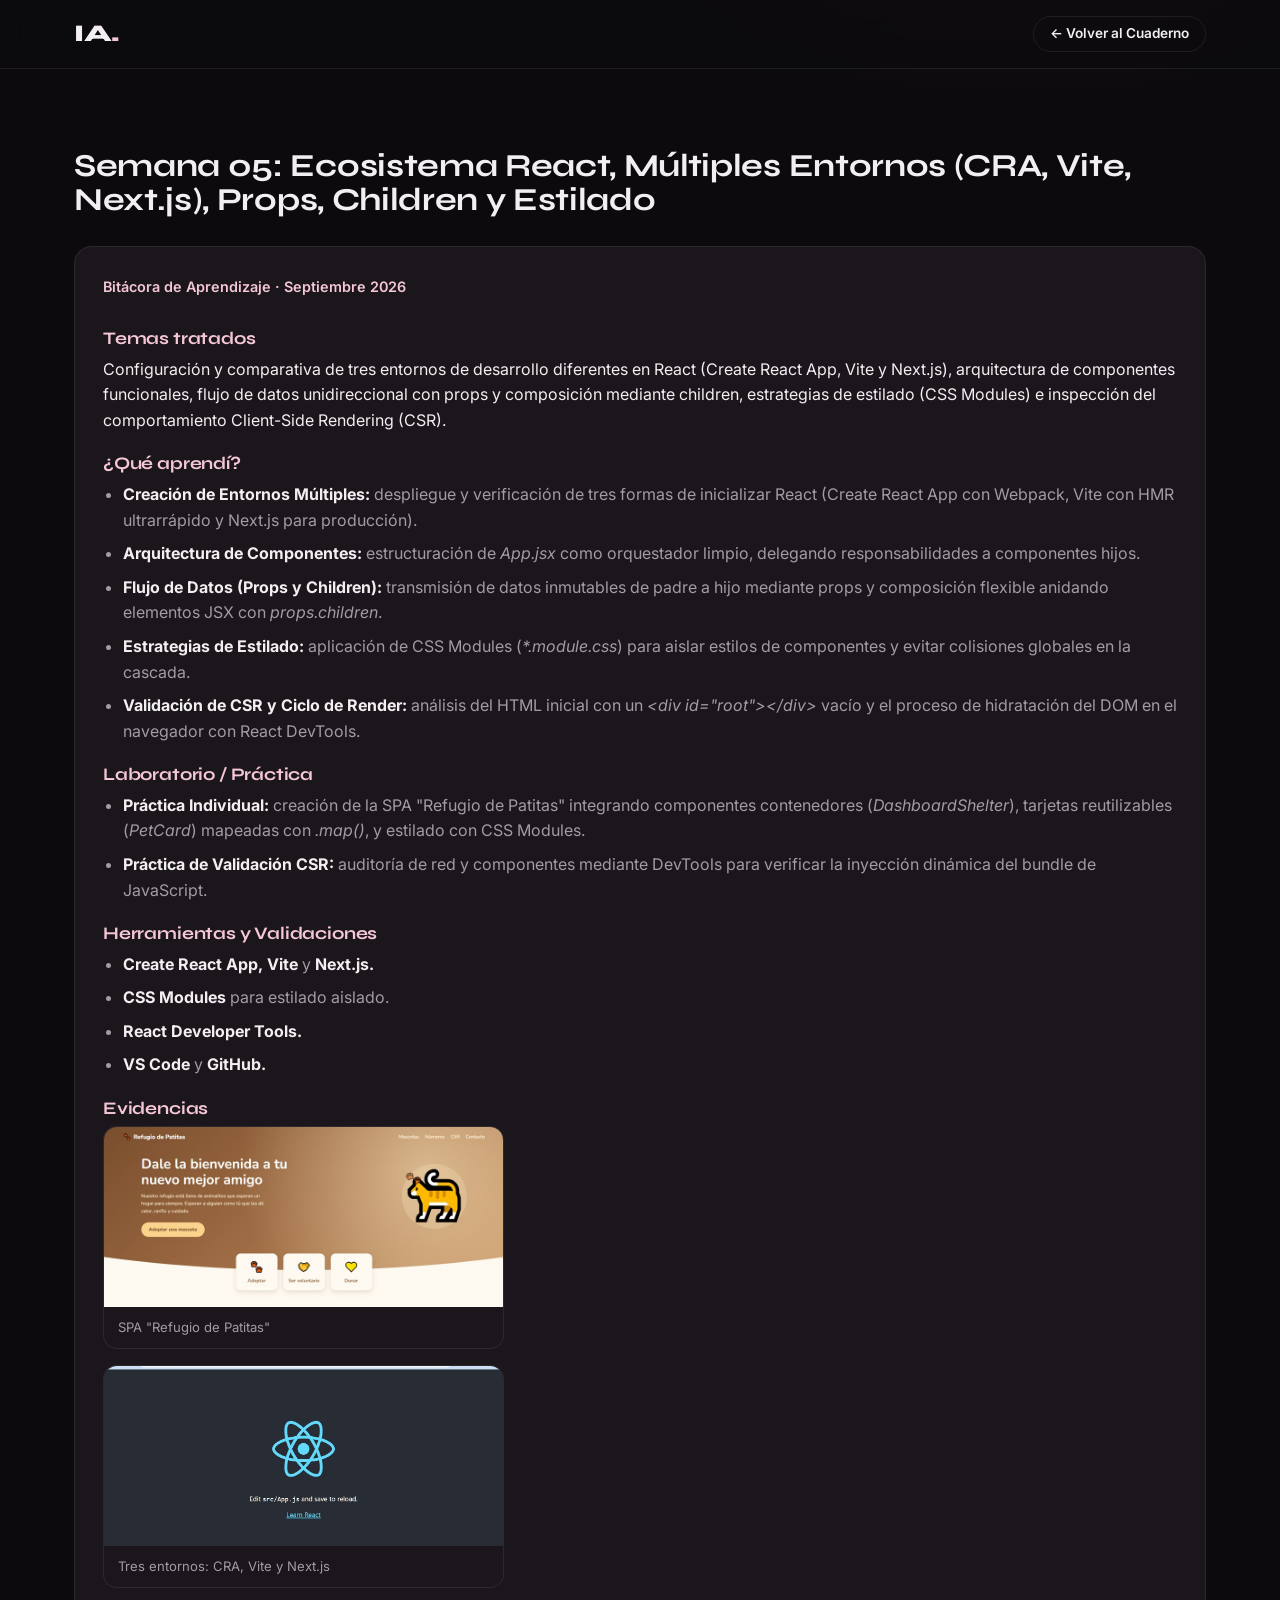
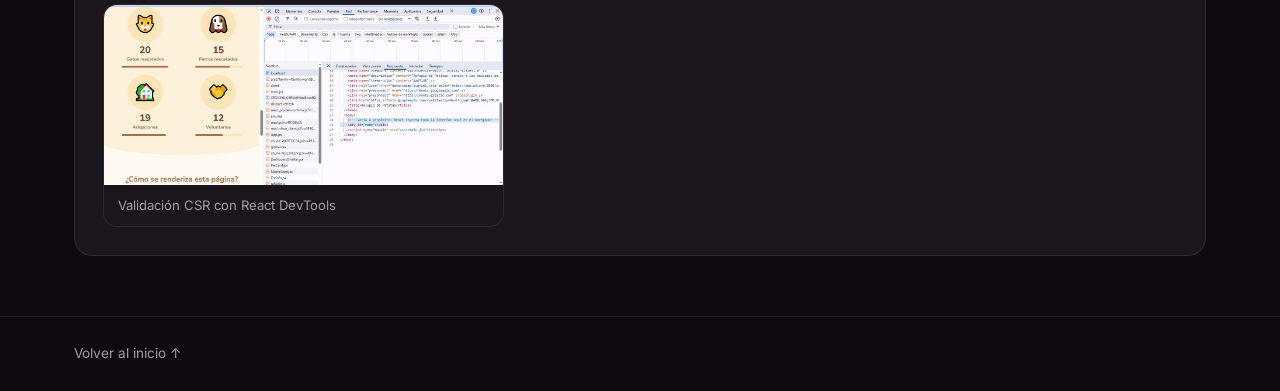
<file: semanas/semana-05.html>
<!doctype html>
<html lang="es">
  <head>
    <meta charset="UTF-8" />
    <meta name="viewport" content="width=device-width, initial-scale=1.0" />
    <meta
      name="description"
      content="Bitácora Semana 05 — Ecosistema React: entornos, props, children y estilado. Ingrid Andrade."
    />
    <title>Semana 05 · Cuaderno | Ingrid Andrade</title>
    <link rel="preconnect" href="https://fonts.googleapis.com" />
    <link rel="preconnect" href="https://fonts.gstatic.com" crossorigin />
    <link
      href="https://fonts.googleapis.com/css2?family=Inter:wght@400;500;600;700&family=Syne:wght@600;700;800&display=swap"
      rel="stylesheet"
    />
    <link rel="stylesheet" href="../styles.css" />
  </head>
  <body>
    <header class="navbar">
      <nav class="nav container">
        <a href="../index.html" class="logo" aria-label="Volver al inicio"
          >IA<span>.</span></a
        >
        <a href="../index.html#bitacora" class="btn btn-ghost btn-sm"
          >← Volver al Cuaderno</a
        >
      </nav>
    </header>

    <main class="container section">
      <div class="section-head">
        <h1>
          Semana 05: Ecosistema React, Múltiples Entornos (CRA, Vite, Next.js),
          Props, Children y Estilado
        </h1>
        <span class="section-line" aria-hidden="true"></span>
      </div>

      <article class="experience-card log-entry">
        <p class="exp-place">
          Bitácora de Aprendizaje ·
          <time datetime="2026-09">Septiembre 2026</time>
        </p>

        <section class="log-block">
          <h3>Temas tratados</h3>
          <p>
            Configuración y comparativa de tres entornos de desarrollo
            diferentes en React (Create React App, Vite y Next.js), arquitectura
            de componentes funcionales, flujo de datos unidireccional con props
            y composición mediante children, estrategias de estilado (CSS
            Modules) e inspección del comportamiento Client-Side Rendering
            (CSR).
          </p>
        </section>

        <section class="log-block">
          <h3>¿Qué aprendí?</h3>
          <ul class="log-list">
            <li>
              <strong>Creación de Entornos Múltiples:</strong> despliegue y
              verificación de tres formas de inicializar React (Create React App
              con Webpack, Vite con HMR ultrarrápido y Next.js para producción).
            </li>
            <li>
              <strong>Arquitectura de Componentes:</strong> estructuración de
              <em>App.jsx</em> como orquestador limpio, delegando
              responsabilidades a componentes hijos.
            </li>
            <li>
              <strong>Flujo de Datos (Props y Children):</strong> transmisión de
              datos inmutables de padre a hijo mediante props y composición
              flexible anidando elementos JSX con <em>props.children</em>.
            </li>
            <li>
              <strong>Estrategias de Estilado:</strong> aplicación de CSS
              Modules (<em>*.module.css</em>) para aislar estilos de componentes
              y evitar colisiones globales en la cascada.
            </li>
            <li>
              <strong>Validación de CSR y Ciclo de Render:</strong> análisis del
              HTML inicial con un
              <em>&lt;div id="root"&gt;&lt;/div&gt;</em> vacío y el proceso de
              hidratación del DOM en el navegador con React DevTools.
            </li>
          </ul>
        </section>

        <section class="log-block">
          <h3>Laboratorio / Práctica</h3>
          <ul class="log-list">
            <li>
              <strong>Práctica Individual:</strong> creación de la SPA "Refugio
              de Patitas" integrando componentes contenedores
              (<em>DashboardShelter</em>), tarjetas reutilizables
              (<em>PetCard</em>) mapeadas con <em>.map()</em>, y estilado con
              CSS Modules.
            </li>
            <li>
              <strong>Práctica de Validación CSR:</strong> auditoría de red y
              componentes mediante DevTools para verificar la inyección dinámica
              del bundle de JavaScript.
            </li>
          </ul>
        </section>

        <section class="log-block">
          <h3>Herramientas y Validaciones</h3>
          <ul class="log-list">
            <li>
              <strong>Create React App, Vite</strong> y
              <strong>Next.js.</strong>
            </li>
            <li><strong>CSS Modules</strong> para estilado aislado.</li>
            <li><strong>React Developer Tools.</strong></li>
            <li><strong>VS Code</strong> y <strong>GitHub.</strong></li>
          </ul>
        </section>

        <!-- EVIDENCIAS: reemplaza las imágenes en img/ -->
        <section class="log-block">
          <h3>Evidencias</h3>
          <div class="log-gallery">
            <figure>
              <img
                src="img/s5-refugio.png"
                alt="SPA Refugio de Patitas en React"
                loading="lazy"
              />
              <figcaption>SPA "Refugio de Patitas"</figcaption>
            </figure>
            <figure>
              <img
                src="img/s5-entornos.png"
                alt="Comparativa CRA, Vite y Next.js"
                loading="lazy"
              />
              <figcaption>Tres entornos: CRA, Vite y Next.js</figcaption>
            </figure>
            <figure>
              <img
                src="img/s5-devtools.png"
                alt="Validación CSR con React DevTools"
                loading="lazy"
              />
              <figcaption>Validación CSR con React DevTools</figcaption>
            </figure>
          </div>
        </section>
      </article>
    </main>

    <footer class="footer">
      <div class="container footer-inner">
        <a href="../index.html" class="to-top">Volver al inicio ↑</a>
      </div>
    </footer>
  </body>
</html>
</file>
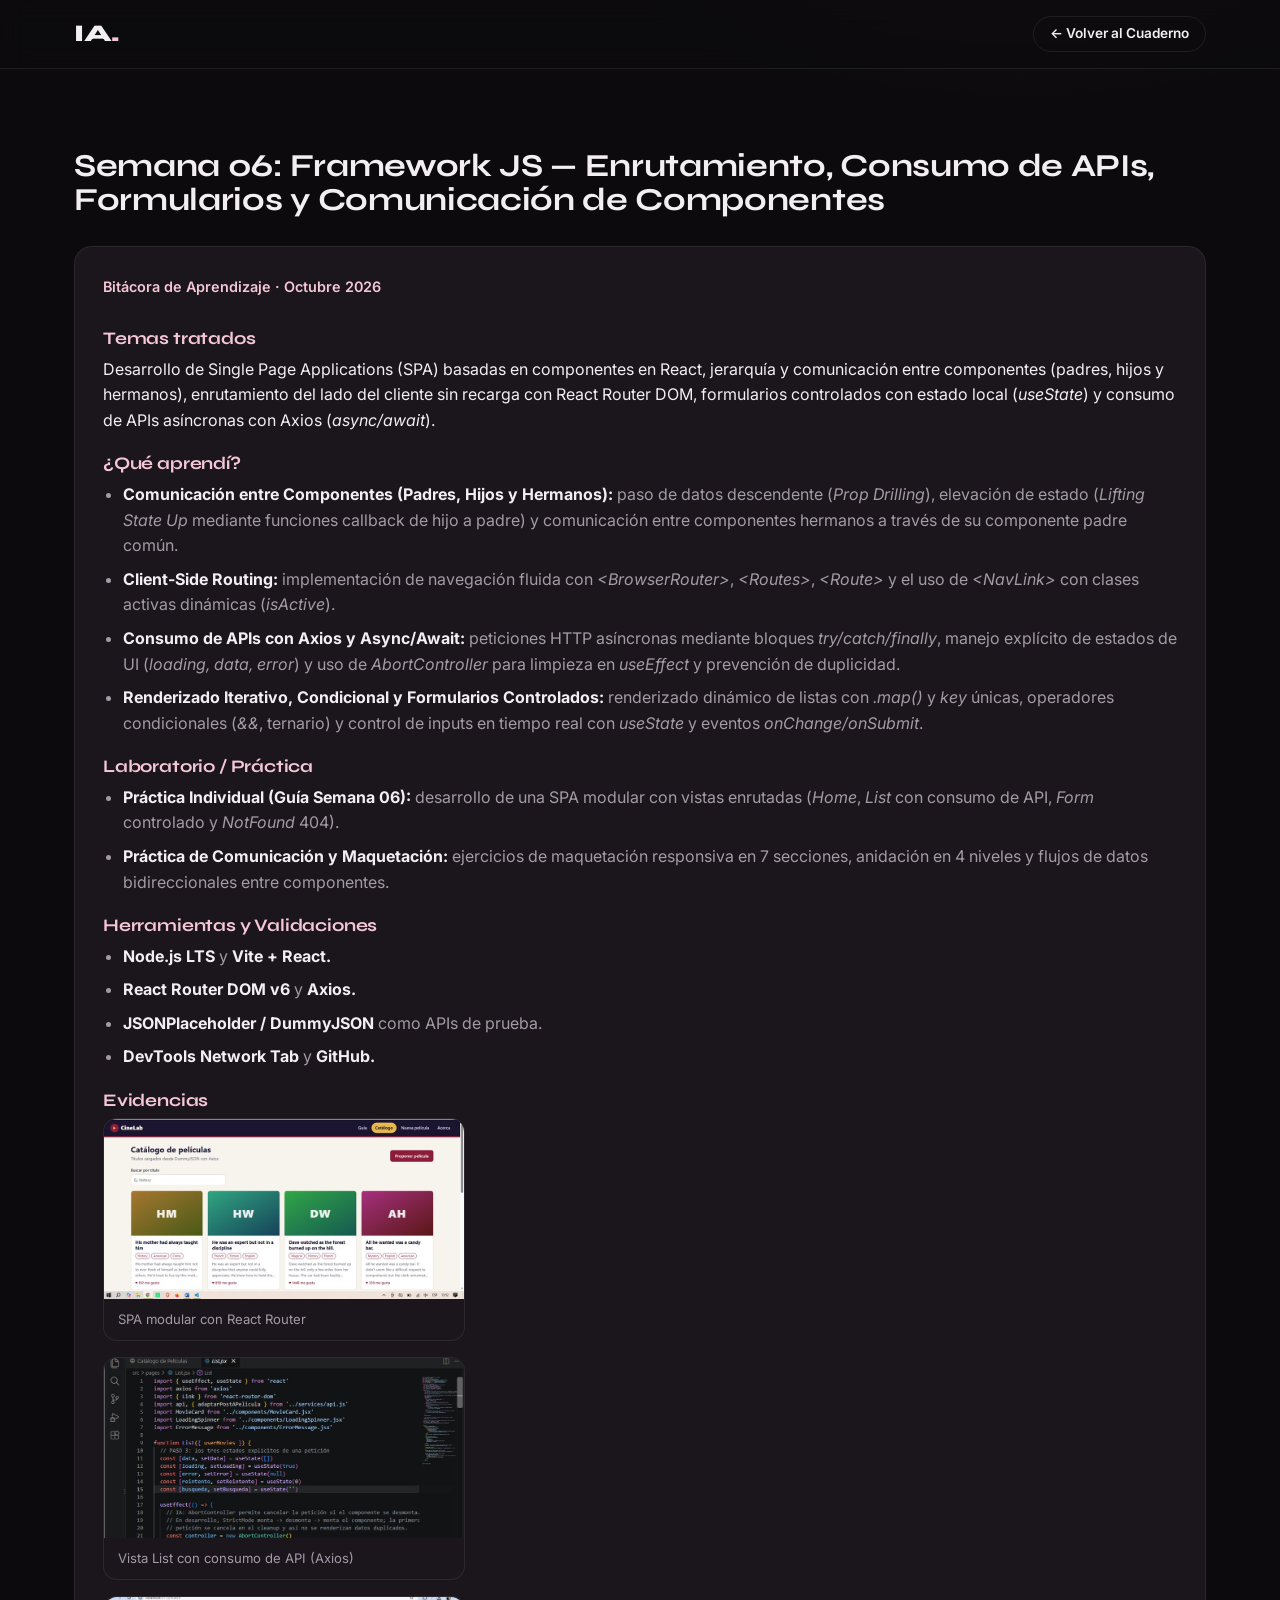
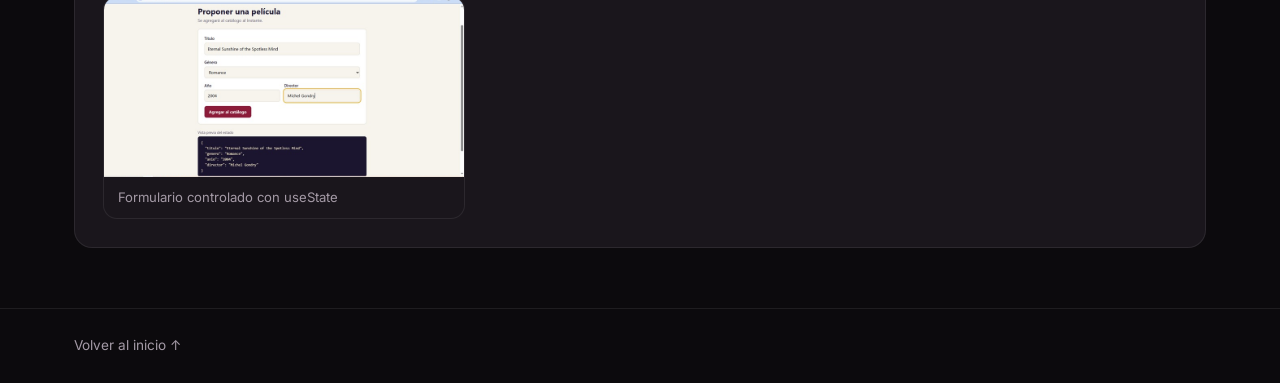
<file: semanas/semana-06.html>
<!doctype html>
<html lang="es">
  <head>
    <meta charset="UTF-8" />
    <meta name="viewport" content="width=device-width, initial-scale=1.0" />
    <meta
      name="description"
      content="Bitácora Semana 06 — Enrutamiento, consumo de APIs, formularios y comunicación de componentes en React. Ingrid Andrade."
    />
    <title>Semana 06 · Cuaderno | Ingrid Andrade</title>
    <link rel="preconnect" href="https://fonts.googleapis.com" />
    <link rel="preconnect" href="https://fonts.gstatic.com" crossorigin />
    <link
      href="https://fonts.googleapis.com/css2?family=Inter:wght@400;500;600;700&family=Syne:wght@600;700;800&display=swap"
      rel="stylesheet"
    />
    <link rel="stylesheet" href="../styles.css" />
  </head>
  <body>
    <header class="navbar">
      <nav class="nav container">
        <a href="../index.html" class="logo" aria-label="Volver al inicio"
          >IA<span>.</span></a
        >
        <a href="../index.html#bitacora" class="btn btn-ghost btn-sm"
          >← Volver al Cuaderno</a
        >
      </nav>
    </header>

    <main class="container section">
      <div class="section-head">
        <h1>
          Semana 06: Framework JS — Enrutamiento, Consumo de APIs, Formularios y
          Comunicación de Componentes
        </h1>
        <span class="section-line" aria-hidden="true"></span>
      </div>

      <article class="experience-card log-entry">
        <p class="exp-place">
          Bitácora de Aprendizaje · <time datetime="2026-10">Octubre 2026</time>
        </p>

        <section class="log-block">
          <h3>Temas tratados</h3>
          <p>
            Desarrollo de Single Page Applications (SPA) basadas en componentes
            en React, jerarquía y comunicación entre componentes (padres, hijos
            y hermanos), enrutamiento del lado del cliente sin recarga con React
            Router DOM, formularios controlados con estado local
            (<em>useState</em>) y consumo de APIs asíncronas con Axios
            (<em>async/await</em>).
          </p>
        </section>

        <section class="log-block">
          <h3>¿Qué aprendí?</h3>
          <ul class="log-list">
            <li>
              <strong
                >Comunicación entre Componentes (Padres, Hijos y
                Hermanos):</strong
              >
              paso de datos descendente (<em>Prop Drilling</em>), elevación de
              estado (<em>Lifting State Up</em> mediante funciones callback de
              hijo a padre) y comunicación entre componentes hermanos a través
              de su componente padre común.
            </li>
            <li>
              <strong>Client-Side Routing:</strong> implementación de navegación
              fluida con <em>&lt;BrowserRouter&gt;</em>,
              <em>&lt;Routes&gt;</em>, <em>&lt;Route&gt;</em> y el uso de
              <em>&lt;NavLink&gt;</em> con clases activas dinámicas
              (<em>isActive</em>).
            </li>
            <li>
              <strong>Consumo de APIs con Axios y Async/Await:</strong>
              peticiones HTTP asíncronas mediante bloques
              <em>try/catch/finally</em>, manejo explícito de estados de UI (<em
                >loading, data, error</em
              >) y uso de <em>AbortController</em> para limpieza en
              <em>useEffect</em> y prevención de duplicidad.
            </li>
            <li>
              <strong
                >Renderizado Iterativo, Condicional y Formularios
                Controlados:</strong
              >
              renderizado dinámico de listas con <em>.map()</em> y
              <em>key</em> únicas, operadores condicionales
              (<em>&amp;&amp;</em>, ternario) y control de inputs en tiempo real
              con <em>useState</em> y eventos <em>onChange/onSubmit</em>.
            </li>
          </ul>
        </section>

        <section class="log-block">
          <h3>Laboratorio / Práctica</h3>
          <ul class="log-list">
            <li>
              <strong>Práctica Individual (Guía Semana 06):</strong> desarrollo
              de una SPA modular con vistas enrutadas (<em>Home</em>,
              <em>List</em> con consumo de API, <em>Form</em> controlado y
              <em>NotFound</em> 404).
            </li>
            <li>
              <strong>Práctica de Comunicación y Maquetación:</strong>
              ejercicios de maquetación responsiva en 7 secciones, anidación en
              4 niveles y flujos de datos bidireccionales entre componentes.
            </li>
          </ul>
        </section>

        <section class="log-block">
          <h3>Herramientas y Validaciones</h3>
          <ul class="log-list">
            <li>
              <strong>Node.js LTS</strong> y <strong>Vite + React.</strong>
            </li>
            <li>
              <strong>React Router DOM v6</strong> y <strong>Axios.</strong>
            </li>
            <li>
              <strong>JSONPlaceholder / DummyJSON</strong> como APIs de prueba.
            </li>
            <li>
              <strong>DevTools Network Tab</strong> y <strong>GitHub.</strong>
            </li>
          </ul>
        </section>

        <!-- EVIDENCIAS: reemplaza las imágenes en img/ -->
        <section class="log-block">
          <h3>Evidencias</h3>
          <div class="log-gallery">
            <figure>
              <img
                src="img/s6-spa.png"
                alt="SPA con vistas enrutadas"
                loading="lazy"
              />
              <figcaption>SPA modular con React Router</figcaption>
            </figure>
            <figure>
              <img
                src="img/s6-api.png"
                alt="Consumo de API con Axios"
                loading="lazy"
              />
              <figcaption>Vista List con consumo de API (Axios)</figcaption>
            </figure>
            <figure>
              <img
                src="img/s6-form.png"
                alt="Formulario controlado"
                loading="lazy"
              />
              <figcaption>Formulario controlado con useState</figcaption>
            </figure>
          </div>
        </section>
      </article>
    </main>

    <footer class="footer">
      <div class="container footer-inner">
        <a href="../index.html" class="to-top">Volver al inicio ↑</a>
      </div>
    </footer>
  </body>
</html>
</file>
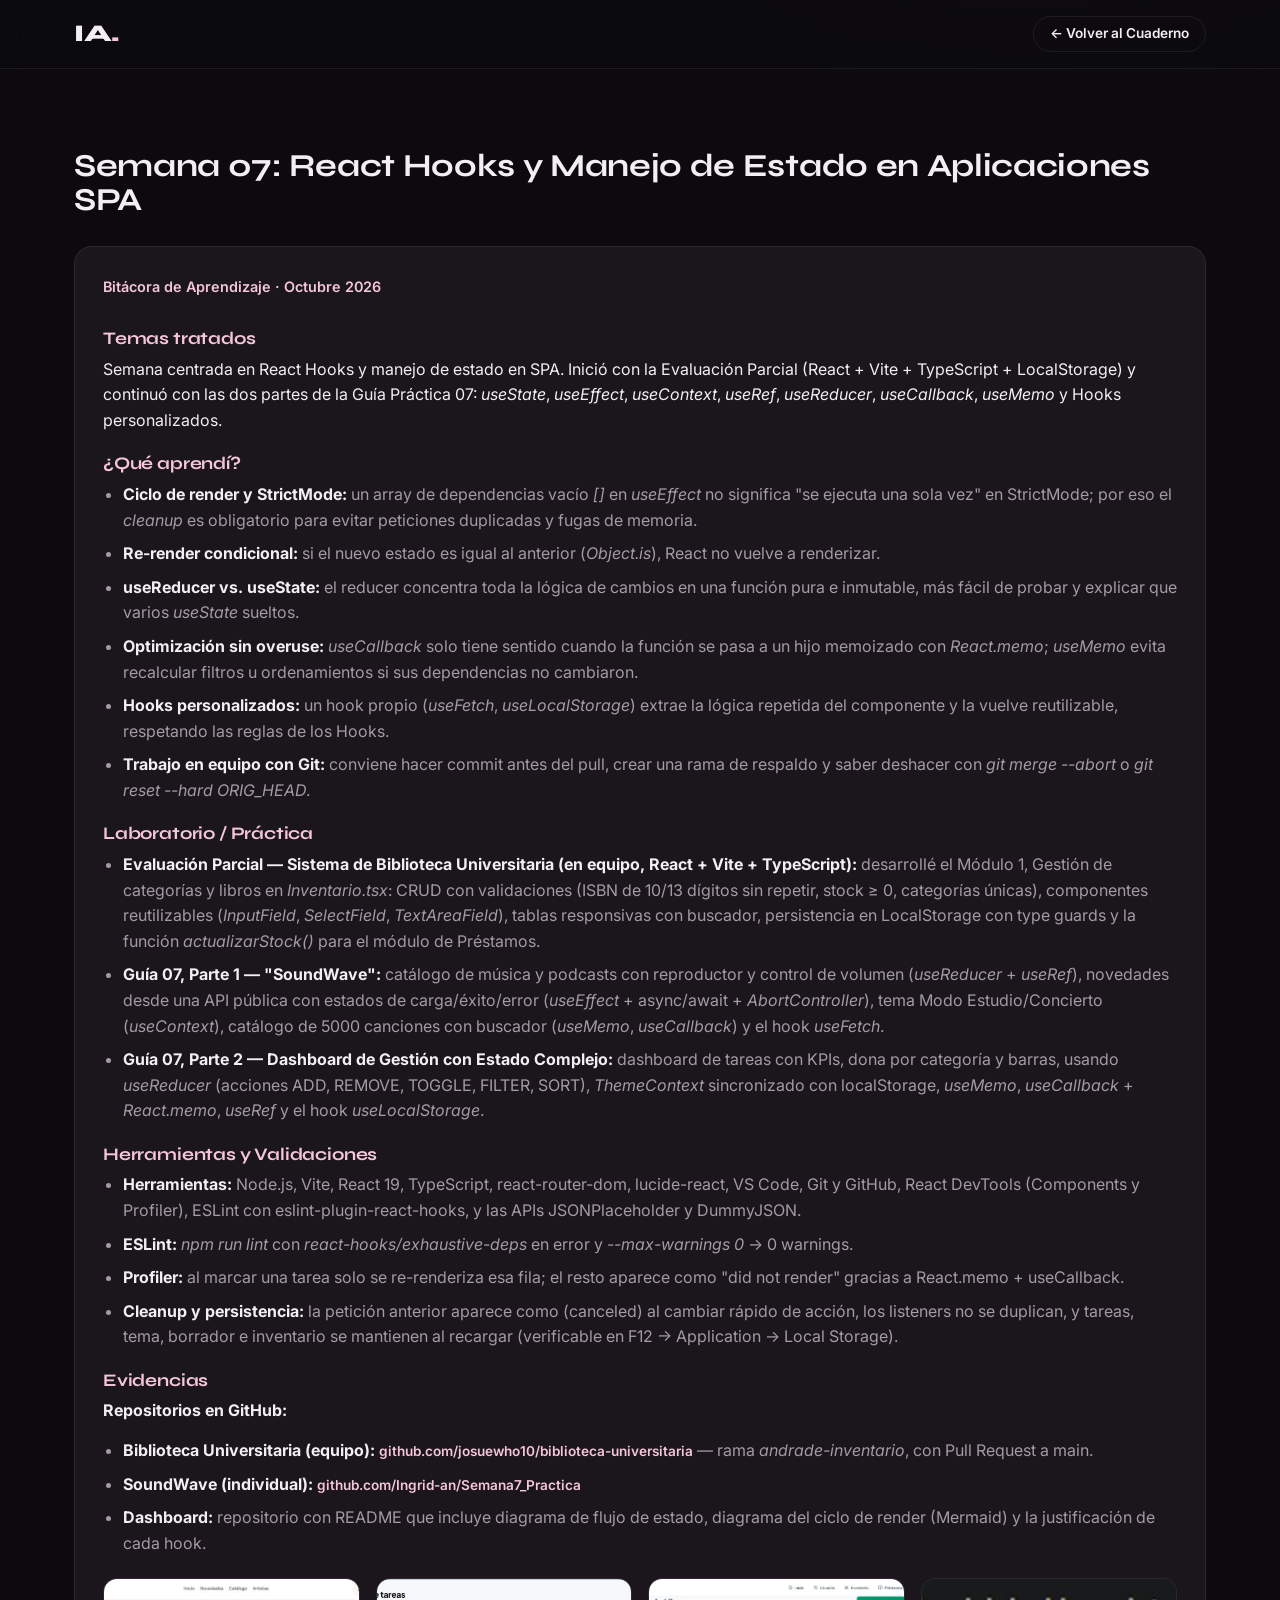
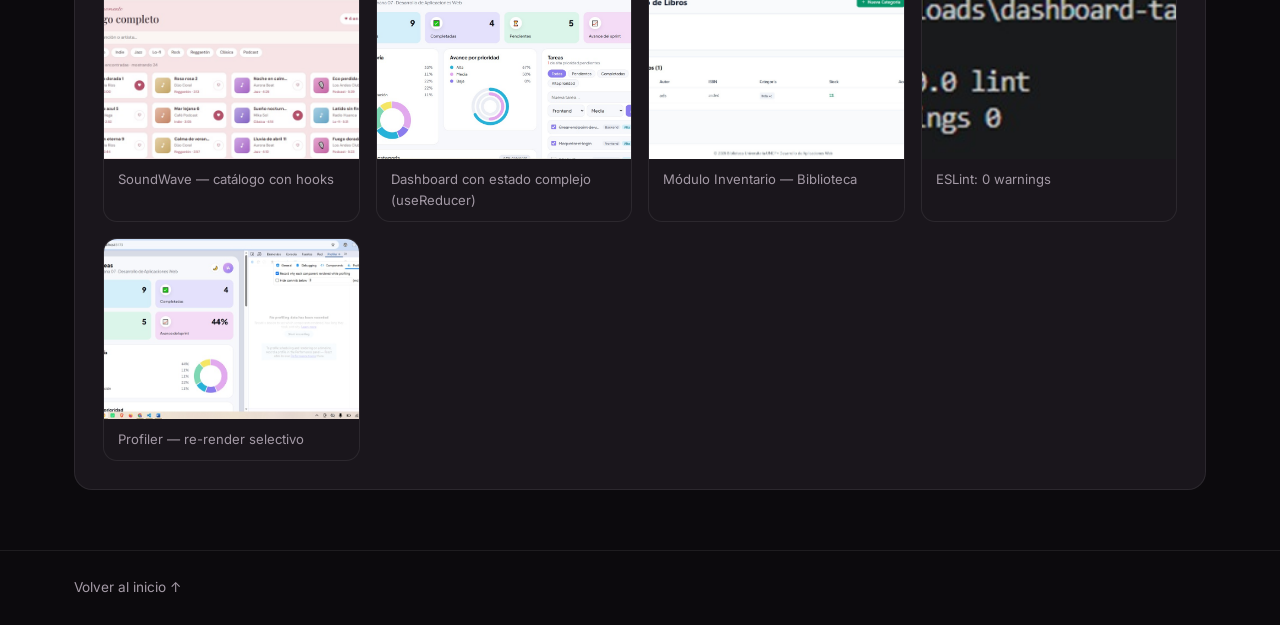
<file: semanas/semana-07.html>
<!doctype html>
<html lang="es">
  <head>
    <meta charset="UTF-8" />
    <meta name="viewport" content="width=device-width, initial-scale=1.0" />
    <meta
      name="description"
      content="Bitácora Semana 07 — React Hooks y manejo de estado en aplicaciones SPA. Ingrid Andrade."
    />
    <title>Semana 07 · Cuaderno | Ingrid Andrade</title>
    <link rel="preconnect" href="https://fonts.googleapis.com" />
    <link rel="preconnect" href="https://fonts.gstatic.com" crossorigin />
    <link
      href="https://fonts.googleapis.com/css2?family=Inter:wght@400;500;600;700&family=Syne:wght@600;700;800&display=swap"
      rel="stylesheet"
    />
    <link rel="stylesheet" href="../styles.css" />
  </head>
  <body>
    <header class="navbar">
      <nav class="nav container">
        <a href="../index.html" class="logo" aria-label="Volver al inicio"
          >IA<span>.</span></a
        >
        <a href="../index.html#bitacora" class="btn btn-ghost btn-sm"
          >← Volver al Cuaderno</a
        >
      </nav>
    </header>

    <main class="container section">
      <div class="section-head">
        <h1>Semana 07: React Hooks y Manejo de Estado en Aplicaciones SPA</h1>
        <span class="section-line" aria-hidden="true"></span>
      </div>

      <article class="experience-card log-entry">
        <p class="exp-place">
          Bitácora de Aprendizaje · <time datetime="2026-10">Octubre 2026</time>
        </p>

        <section class="log-block">
          <h3>Temas tratados</h3>
          <p>
            Semana centrada en React Hooks y manejo de estado en SPA. Inició con
            la Evaluación Parcial (React + Vite + TypeScript + LocalStorage) y
            continuó con las dos partes de la Guía Práctica 07:
            <em>useState</em>, <em>useEffect</em>, <em>useContext</em>,
            <em>useRef</em>, <em>useReducer</em>, <em>useCallback</em>,
            <em>useMemo</em> y Hooks personalizados.
          </p>
        </section>

        <section class="log-block">
          <h3>¿Qué aprendí?</h3>
          <ul class="log-list">
            <li>
              <strong>Ciclo de render y StrictMode:</strong> un array de
              dependencias vacío <em>[]</em> en <em>useEffect</em> no significa
              "se ejecuta una sola vez" en StrictMode; por eso el
              <em>cleanup</em> es obligatorio para evitar peticiones duplicadas
              y fugas de memoria.
            </li>
            <li>
              <strong>Re-render condicional:</strong> si el nuevo estado es
              igual al anterior (<em>Object.is</em>), React no vuelve a
              renderizar.
            </li>
            <li>
              <strong>useReducer vs. useState:</strong> el reducer concentra
              toda la lógica de cambios en una función pura e inmutable, más
              fácil de probar y explicar que varios <em>useState</em> sueltos.
            </li>
            <li>
              <strong>Optimización sin overuse:</strong> <em>useCallback</em>
              solo tiene sentido cuando la función se pasa a un hijo memoizado
              con
              <em>React.memo</em>; <em>useMemo</em> evita recalcular filtros u
              ordenamientos si sus dependencias no cambiaron.
            </li>
            <li>
              <strong>Hooks personalizados:</strong> un hook propio
              (<em>useFetch</em>, <em>useLocalStorage</em>) extrae la lógica
              repetida del componente y la vuelve reutilizable, respetando las
              reglas de los Hooks.
            </li>
            <li>
              <strong>Trabajo en equipo con Git:</strong> conviene hacer commit
              antes del pull, crear una rama de respaldo y saber deshacer con
              <em>git merge --abort</em> o <em>git reset --hard ORIG_HEAD</em>.
            </li>
          </ul>
        </section>

        <section class="log-block">
          <h3>Laboratorio / Práctica</h3>
          <ul class="log-list">
            <li>
              <strong
                >Evaluación Parcial — Sistema de Biblioteca Universitaria (en
                equipo, React + Vite + TypeScript):</strong
              >
              desarrollé el Módulo 1, Gestión de categorías y libros en
              <em>Inventario.tsx</em>: CRUD con validaciones (ISBN de 10/13
              dígitos sin repetir, stock ≥ 0, categorías únicas), componentes
              reutilizables (<em>InputField</em>, <em>SelectField</em>,
              <em>TextAreaField</em>), tablas responsivas con buscador,
              persistencia en LocalStorage con type guards y la función
              <em>actualizarStock()</em> para el módulo de Préstamos.
            </li>
            <li>
              <strong>Guía 07, Parte 1 — "SoundWave":</strong>
              catálogo de música y podcasts con reproductor y control de volumen
              (<em>useReducer</em> + <em>useRef</em>), novedades desde una API
              pública con estados de carga/éxito/error (<em>useEffect</em> +
              async/await + <em>AbortController</em>), tema Modo
              Estudio/Concierto (<em>useContext</em>), catálogo de 5000
              canciones con buscador (<em>useMemo</em>, <em>useCallback</em>) y
              el hook <em>useFetch</em>.
            </li>
            <li>
              <strong
                >Guía 07, Parte 2 — Dashboard de Gestión con Estado
                Complejo:</strong
              >
              dashboard de tareas con KPIs, dona por categoría y barras, usando
              <em>useReducer</em> (acciones ADD, REMOVE, TOGGLE, FILTER, SORT),
              <em>ThemeContext</em> sincronizado con localStorage,
              <em>useMemo</em>, <em>useCallback</em> + <em>React.memo</em>,
              <em>useRef</em> y el hook <em>useLocalStorage</em>.
            </li>
          </ul>
        </section>

        <section class="log-block">
          <h3>Herramientas y Validaciones</h3>
          <ul class="log-list">
            <li>
              <strong>Herramientas:</strong> Node.js, Vite, React 19,
              TypeScript, react-router-dom, lucide-react, VS Code, Git y GitHub,
              React DevTools (Components y Profiler), ESLint con
              eslint-plugin-react-hooks, y las APIs JSONPlaceholder y DummyJSON.
            </li>
            <li>
              <strong>ESLint:</strong> <em>npm run lint</em> con
              <em>react-hooks/exhaustive-deps</em> en error y
              <em>--max-warnings 0</em> → 0 warnings.
            </li>
            <li>
              <strong>Profiler:</strong> al marcar una tarea solo se
              re-renderiza esa fila; el resto aparece como "did not render"
              gracias a React.memo + useCallback.
            </li>
            <li>
              <strong>Cleanup y persistencia:</strong> la petición anterior
              aparece como (canceled) al cambiar rápido de acción, los listeners
              no se duplican, y tareas, tema, borrador e inventario se mantienen
              al recargar (verificable en F12 → Application → Local Storage).
            </li>
          </ul>
        </section>

        <!-- EVIDENCIAS: repositorios reales + placeholders de capturas -->
        <section class="log-block">
          <h3>Evidencias</h3>

          <p style="color: var(--muted); margin-bottom: 14px">
            <strong style="color: var(--text)">Repositorios en GitHub:</strong>
          </p>
          <ul class="log-list" style="margin-bottom: 22px">
            <li>
              <strong>Biblioteca Universitaria (equipo):</strong>
              <a
                class="link-mini"
                href="https://github.com/josuewho10/biblioteca-universitaria"
                target="_blank"
                rel="noopener"
              >
                github.com/josuewho10/biblioteca-universitaria</a
              >
              — rama <em>andrade-inventario</em>, con Pull Request a main.
            </li>
            <li>
              <strong>SoundWave (individual):</strong>
              <a
                class="link-mini"
                href="https://github.com/Ingrid-an/Semana7_Practica"
                target="_blank"
                rel="noopener"
              >
                github.com/Ingrid-an/Semana7_Practica</a
              >
            </li>
            <li>
              <strong>Dashboard:</strong> repositorio con README que incluye
              diagrama de flujo de estado, diagrama del ciclo de render
              (Mermaid) y la justificación de cada hook.
            </li>
          </ul>

          <div class="log-gallery">
            <figure>
              <img
                src="img/s7-soundwave.png"
                alt="App SoundWave de música"
                loading="lazy"
              />
              <figcaption>SoundWave — catálogo con hooks</figcaption>
            </figure>
            <figure>
              <img
                src="img/s7-dashboard.png"
                alt="Dashboard de gestión de tareas"
                loading="lazy"
              />
              <figcaption>
                Dashboard con estado complejo (useReducer)
              </figcaption>
            </figure>
            <figure>
              <img
                src="img/s7-biblioteca.png"
                alt="Módulo de inventario de biblioteca"
                loading="lazy"
              />
              <figcaption>Módulo Inventario — Biblioteca</figcaption>
            </figure>
            <figure>
              <img
                src="img/s7-eslint.png"
                alt="ESLint 0 warnings"
                loading="lazy"
              />
              <figcaption>ESLint: 0 warnings</figcaption>
            </figure>
            <figure>
              <img
                src="img/s7-profiler.png"
                alt="React Profiler re-render selectivo"
                loading="lazy"
              />
              <figcaption>Profiler — re-render selectivo</figcaption>
            </figure>
          </div>
        </section>
      </article>
    </main>

    <footer class="footer">
      <div class="container footer-inner">
        <a href="../index.html" class="to-top">Volver al inicio ↑</a>
      </div>
    </footer>
  </body>
</html>
</file>
<file: styles.css>
/* ============================================================
   PORTAFOLIO · Ivette Andrade Egoavil
   Paleta: negro profundo + rosado claro
   ============================================================ */

:root {
  --bg: #0c0a0d;
  --bg-soft: #141116;
  --card: #1a161c;
  --card-2: #211b23;
  --border: rgba(255, 255, 255, 0.08);
  --text: #f3eef2;
  --muted: #a49aa6;
  --pink: #f5c6d6;
  --pink-soft: #f9dde8;
  --pink-deep: #e79cb6;
  --shadow: 0 20px 50px rgba(0, 0, 0, 0.45);
  --radius: 18px;
  --maxw: 1180px;
}

* {
  margin: 0;
  padding: 0;
  box-sizing: border-box;
}

html {
  scroll-behavior: smooth;
}

body {
  font-family: "Inter", system-ui, sans-serif;
  background:
    radial-gradient(
      900px 500px at 80% -10%,
      rgba(245, 198, 214, 0.1),
      transparent 60%
    ),
    var(--bg);
  color: var(--text);
  line-height: 1.6;
  overflow-x: hidden;
}

.container {
  width: 100%;
  max-width: var(--maxw);
  margin: 0 auto;
  padding: 0 24px;
}

h1,
h2,
h3 {
  font-family: "Syne", sans-serif;
  line-height: 1.05;
  letter-spacing: -0.01em;
}

a {
  color: inherit;
  text-decoration: none;
}

/* ================= NAVBAR ================= */
.navbar {
  position: sticky;
  top: 0;
  z-index: 50;
  backdrop-filter: blur(14px);
  background: rgba(12, 10, 13, 0.7);
  border-bottom: 1px solid var(--border);
}
.nav {
  display: flex;
  align-items: center;
  justify-content: space-between;
  height: 68px;
}
.logo {
  font-family: "Syne", sans-serif;
  font-weight: 800;
  font-size: 1.5rem;
  letter-spacing: -0.02em;
}
.logo span {
  color: var(--pink);
}

.nav-links {
  display: flex;
  align-items: center;
  gap: 28px;
  list-style: none;
}
.nav-links a {
  color: var(--muted);
  font-size: 0.92rem;
  font-weight: 500;
  transition: color 0.25s;
}
.nav-links a:hover {
  color: var(--pink);
}
.nav-cta {
  border: 1px solid var(--border);
  border-radius: 999px;
  padding: 8px 18px;
  color: var(--text) !important;
  transition:
    background 0.25s,
    border-color 0.25s,
    color 0.25s;
}
.nav-cta:hover {
  background: var(--pink);
  color: #1a1015 !important;
  border-color: var(--pink);
}

.nav-toggle {
  display: none;
  flex-direction: column;
  gap: 5px;
  background: none;
  border: 0;
  cursor: pointer;
}
.nav-toggle span {
  width: 26px;
  height: 2px;
  background: var(--text);
  transition: 0.3s;
}
.nav-toggle.active span:nth-child(1) {
  transform: translateY(7px) rotate(45deg);
}
.nav-toggle.active span:nth-child(2) {
  opacity: 0;
}
.nav-toggle.active span:nth-child(3) {
  transform: translateY(-7px) rotate(-45deg);
}

/* ================= HERO ================= */
.hero {
  display: grid;
  grid-template-columns: 1.1fr 0.9fr;
  gap: 40px;
  align-items: center;
  padding: 70px 24px 60px;
}
.eyebrow {
  text-transform: uppercase;
  letter-spacing: 0.25em;
  font-size: 0.72rem;
  color: var(--pink);
  margin-bottom: 18px;
}

.hero-title {
  font-size: clamp(2.2rem, 7vw, 5.5rem);
  font-weight: 800;
  color: var(--text);
  word-break: break-word;
}
.hero-title span {
  background: linear-gradient(120deg, var(--pink), var(--pink-deep));
  -webkit-background-clip: text;
  background-clip: text;
  color: transparent;
  display: block;
}
.hero-name {
  margin-top: 18px;
  font-size: 1.3rem;
  font-weight: 600;
}
.hero-desc {
  margin-top: 14px;
  max-width: 460px;
  color: var(--muted);
}

.hero-actions {
  display: flex;
  flex-wrap: wrap;
  gap: 14px;
  margin-top: 28px;
}

.btn {
  display: inline-flex;
  align-items: center;
  justify-content: center;
  gap: 8px;
  padding: 13px 24px;
  border-radius: 999px;
  font-weight: 600;
  font-size: 0.95rem;
  transition:
    transform 0.25s,
    box-shadow 0.25s,
    background 0.25s,
    color 0.25s;
}
.btn .arrow {
  transition: transform 0.25s;
}
.btn:hover .arrow {
  transform: translate(3px, -3px);
}
.btn-primary {
  background: var(--pink);
  color: #1a1015;
}
.btn-primary:hover {
  transform: translateY(-3px);
  box-shadow: 0 12px 30px rgba(245, 198, 214, 0.3);
}
.btn-ghost {
  border: 1px solid var(--border);
  color: var(--text);
}
.btn-ghost:hover {
  border-color: var(--pink);
  color: var(--pink);
  transform: translateY(-3px);
}

.social-links {
  display: flex;
  gap: 14px;
  margin-top: 30px;
  list-style: none;
}
.social-links a {
  width: 44px;
  height: 44px;
  display: grid;
  place-items: center;
  border: 1px solid var(--border);
  border-radius: 12px;
  transition:
    background 0.25s,
    border-color 0.25s,
    transform 0.25s;
}
.social-links svg {
  width: 20px;
  height: 20px;
  fill: var(--muted);
  transition: fill 0.25s;
}
.social-links a:hover {
  background: var(--pink);
  border-color: var(--pink);
  transform: translateY(-4px);
}
.social-links a:hover svg {
  fill: #1a1015;
}

/* Hero photo */
.hero-photo {
  position: relative;
  justify-self: center;
  width: 100%;
  display: flex;
  justify-content: center;
}
.photo-frame {
  width: min(360px, 100%);
  aspect-ratio: 3/4;
  border-radius: 24px;
  border: 1px solid var(--border);
  overflow: hidden;
  background: linear-gradient(160deg, var(--card-2), var(--card));
  box-shadow: var(--shadow);
  position: relative;
}
.photo-frame img {
  width: 100%;
  height: 100%;
  object-fit: cover;
}

.photo-tag {
  position: absolute;
  bottom: -12px;
  left: 0;
  background: var(--pink);
  color: #1a1015;
  font-size: 0.72rem;
  padding: 10px 14px;
  border-radius: 14px;
  text-transform: uppercase;
  letter-spacing: 0.1em;
  line-height: 1.3;
  box-shadow: var(--shadow);
  max-width: 90%;
}
.photo-tag strong {
  font-family: "Syne", sans-serif;
  font-size: 0.95rem;
  display: block;
}

/* ================= STATS ================= */
.stats {
  display: grid;
  grid-template-columns: repeat(4, 1fr);
  gap: 1px;
  background: var(--border);
  border: 1px solid var(--border);
  border-radius: var(--radius);
  overflow: hidden;
  margin-top: 30px;
}
.stat {
  background: var(--bg-soft);
  padding: 30px 22px;
  text-align: center;
  transition: background 0.3s;
}
.stat:hover {
  background: var(--card-2);
}
.stat-num {
  display: block;
  font-family: "Syne", sans-serif;
  font-weight: 800;
  font-size: 1.7rem;
  color: var(--pink);
}
.stat-label {
  display: block;
  margin-top: 6px;
  font-size: 0.78rem;
  letter-spacing: 0.05em;
  text-transform: uppercase;
  color: var(--muted);
}

/* ================= SECTION SHELL ================= */
.section {
  padding: 80px 24px 20px;
}
.section-head {
  display: flex;
  align-items: center;
  gap: 20px;
  margin-bottom: 30px;
}
.section-head h2 {
  font-size: clamp(1.8rem, 4vw, 2.6rem);
  font-weight: 700;
}
.section-line {
  flex: 1;
  height: 1px;
  background: var(--border);
}
.section-intro {
  color: var(--muted);
  max-width: 560px;
  margin-bottom: 30px;
}

/* ================= EXPERIENCIA ================= */
.experience-card {
  display: flex;
  gap: 22px;
  align-items: flex-start;
  background: var(--card);
  border: 1px solid var(--border);
  border-radius: var(--radius);
  padding: 28px;
  transition:
    transform 0.3s,
    border-color 0.3s;
}
.experience-card:hover {
  transform: translateY(-4px);
  border-color: rgba(245, 198, 214, 0.4);
}
.exp-icon {
  flex-shrink: 0;
  width: 54px;
  height: 54px;
  border-radius: 14px;
  display: grid;
  place-items: center;
  background: rgba(245, 198, 214, 0.12);
}
.exp-icon svg {
  width: 26px;
  height: 26px;
  fill: var(--pink);
}
.exp-body h3 {
  font-size: 1.25rem;
  margin-bottom: 4px;
}
.exp-place {
  color: var(--pink);
  font-weight: 600;
  font-size: 0.9rem;
  margin-bottom: 10px;
}
.exp-body p {
  color: var(--muted);
}

/* ================= PROYECTOS ================= */
.projects-grid {
  display: grid;
  grid-template-columns: repeat(3, 1fr);
  gap: 22px;
}
.project-card {
  background: var(--card);
  border: 1px solid var(--border);
  border-radius: var(--radius);
  padding: 24px;
  display: flex;
  flex-direction: column;
  gap: 12px;
  transition:
    transform 0.3s,
    border-color 0.3s,
    box-shadow 0.3s;
}
.project-card:hover {
  transform: translateY(-6px);
  border-color: rgba(245, 198, 214, 0.4);
  box-shadow: var(--shadow);
}
.project-thumb {
  height: 130px;
  border-radius: 14px;
  display: grid;
  place-items: center;
  background: linear-gradient(150deg, var(--card-2), #171319);
  border: 1px solid var(--border);
}
.project-thumb svg {
  width: 44px;
  height: 44px;
  fill: none;
  stroke: var(--pink-deep);
  stroke-width: 1.4;
}
.project-card h3 {
  font-size: 1.15rem;
}
.project-card p {
  color: var(--muted);
  font-size: 0.92rem;
  flex: 1;
}
.tech-tags {
  display: flex;
  flex-wrap: wrap;
  gap: 8px;
  list-style: none;
}
.tech-tags li {
  font-size: 0.74rem;
  padding: 4px 11px;
  border-radius: 999px;
  background: rgba(245, 198, 214, 0.1);
  color: var(--pink-soft);
  border: 1px solid rgba(245, 198, 214, 0.18);
}
.project-links {
  display: flex;
  gap: 16px;
  margin-top: 4px;
}
.link-mini {
  font-size: 0.85rem;
  font-weight: 600;
  color: var(--pink);
  transition:
    color 0.25s,
    transform 0.25s;
  display: inline-block;
}
.link-mini:hover {
  color: var(--pink-soft);
  transform: translateX(3px);
}

/* ================= BITÁCORA ================= */
.weeks-grid {
  display: grid;
  grid-template-columns: repeat(auto-fill, minmax(130px, 1fr));
  gap: 14px;
}
.week-card {
  background: var(--card);
  border: 1px solid var(--border);
  border-radius: 14px;
  padding: 20px 18px;
  display: flex;
  flex-direction: column;
  gap: 6px;
  transition:
    transform 0.28s,
    border-color 0.28s,
    background 0.28s;
  position: relative;
  overflow: hidden;
}
.week-card::before {
  content: "";
  position: absolute;
  inset: 0;
  background: linear-gradient(
    130deg,
    rgba(245, 198, 214, 0.14),
    transparent 60%
  );
  opacity: 0;
  transition: opacity 0.3s;
}
.week-card:hover {
  transform: translateY(-5px);
  border-color: var(--pink);
}
.week-card:hover::before {
  opacity: 1;
}
.week-num {
  font-family: "Syne", sans-serif;
  font-weight: 800;
  font-size: 1.6rem;
  color: var(--pink);
  position: relative;
}
.week-label {
  font-size: 0.9rem;
  color: var(--muted);
  position: relative;
}

/* ================= REFLEXIÓN ================= */
.reflection-card {
  position: relative;
  background: linear-gradient(150deg, var(--card-2), var(--card));
  border: 1px solid var(--border);
  border-radius: var(--radius);
  padding: 46px 40px;
  overflow: hidden;
}
.reflection-card p {
  max-width: 780px;
  font-size: 1.08rem;
  color: var(--text);
}
.quote-mark {
  position: absolute;
  top: 4px;
  left: 22px;
  font-family: "Syne", sans-serif;
  font-size: 7rem;
  color: rgba(245, 198, 214, 0.14);
  line-height: 1;
}

/* ================= CTA ================= */
.cta {
  padding: 90px 24px;
}
.cta-inner {
  background: linear-gradient(140deg, #201820, var(--card));
  border: 1px solid var(--border);
  border-radius: 26px;
  padding: 60px 40px;
  text-align: center;
}
.cta-inner h2 {
  font-size: clamp(2rem, 6vw, 4rem);
  font-weight: 800;
  background: linear-gradient(120deg, var(--pink-soft), var(--pink-deep));
  -webkit-background-clip: text;
  background-clip: text;
  color: transparent;
}
.cta-inner > p {
  color: var(--muted);
  margin: 16px 0 26px;
}
.cta-contact {
  display: flex;
  flex-wrap: wrap;
  justify-content: center;
  gap: 22px;
  margin-bottom: 30px;
}
.cta-contact a {
  color: var(--muted);
  font-size: 0.92rem;
  transition: color 0.25s;
}
.cta-contact a:hover {
  color: var(--pink);
}

/* ================= FOOTER ================= */
.footer {
  border-top: 1px solid var(--border);
  padding: 26px 0;
  margin-top: 40px;
}
.footer-inner {
  display: flex;
  justify-content: space-between;
  align-items: center;
  flex-wrap: wrap;
  gap: 12px;
  color: var(--muted);
  font-size: 0.85rem;
}
.to-top {
  transition: color 0.25s;
}
.to-top:hover {
  color: var(--pink);
}

/* ================= FADE-IN ANIMATION ================= */
.section,
.stats,
.hero-text,
.hero-photo {
  animation: fadeUp 0.7s ease both;
}
@keyframes fadeUp {
  from {
    opacity: 0;
    transform: translateY(24px);
  }
  to {
    opacity: 1;
    transform: translateY(0);
  }
}

/* ================= RESPONSIVE ================= */
@media (max-width: 1024px) {
  .projects-grid {
    grid-template-columns: repeat(2, 1fr);
  }
}

@media (max-width: 900px) {
  .hero {
    grid-template-columns: 1fr;
    text-align: center;
    padding-top: 40px;
    gap: 30px;
  }
  .hero-desc {
    margin-inline: auto;
  }
  .hero-actions,
  .social-links {
    justify-content: center;
  }
  .hero-photo {
    margin-top: 20px;
  }
  .stats {
    grid-template-columns: repeat(2, 1fr);
  }
  .photo-tag {
    left: 50%;
    transform: translateX(-50%);
    bottom: -15px;
  }
}

@media (max-width: 640px) {
  .container {
    padding: 0 16px;
  }
  .section {
    padding: 50px 16px 20px;
  }

  .nav-toggle {
    display: flex;
  }
  .nav-links {
    position: absolute;
    top: 68px;
    right: 0;
    left: 0;
    flex-direction: column;
    align-items: stretch;
    gap: 0;
    background: var(--bg-soft);
    border-bottom: 1px solid var(--border);
    max-height: 0;
    overflow: hidden;
    transition: max-height 0.35s ease;
  }
  .nav-links.open {
    max-height: 380px;
  }
  .nav-links li {
    width: 100%;
    text-align: center;
  }
  .nav-links a {
    display: block;
    padding: 16px 24px;
    width: 100%;
  }
  .nav-cta {
    border: 0;
    border-radius: 0;
  }

  .projects-grid {
    grid-template-columns: 1fr;
  }
  .weeks-grid {
    grid-template-columns: repeat(2, 1fr);
  }
  .experience-card {
    flex-direction: column;
    text-align: center;
    align-items: center;
  }
  .reflection-card {
    padding: 30px 20px;
  }
  .cta-inner {
    padding: 36px 18px;
  }
  .hero-actions {
    flex-direction: column;
    width: 100%;
  }
  .btn {
    width: 100%;
  }
  .footer-inner {
    flex-direction: column;
    text-align: center;
  }
}

@media (max-width: 380px) {
  .stats {
    grid-template-columns: 1fr;
  }
  .weeks-grid {
    grid-template-columns: 1fr;
  }
  .hero-title {
    font-size: 2rem;
  }
}

/* ===== Bitácora — vista de detalle de semana ===== */
.log-entry {
  flex-direction: column;
  gap: 22px;
}
.log-block h3 {
  color: var(--pink);
  margin-bottom: 8px;
  font-size: 1.1rem;
}
.log-list {
  list-style: disc;
  padding-left: 20px;
  color: var(--muted);
  display: flex;
  flex-direction: column;
  gap: 8px;
}
.log-list strong {
  color: var(--text);
}
.btn-sm {
  padding: 6px 16px;
  font-size: 0.85rem;
}

/* ===== Galería de evidencias por semana ===== */
.log-gallery {
  display: grid;
  grid-template-columns: repeat(auto-fit, minmax(240px, 1fr));
  gap: 16px;
}
.log-gallery figure {
  margin: 0;
  border: 1px solid var(--border);
  border-radius: 14px;
  overflow: hidden;
  background: var(--card);
  transition:
    transform 0.3s,
    border-color 0.3s;
}
.log-gallery figure:hover {
  transform: translateY(-4px);
  border-color: var(--pink);
}
.log-gallery img {
  width: 100%;
  height: 180px;
  object-fit: cover;
  display: block;
}
.log-gallery figcaption {
  padding: 10px 14px;
  font-size: 0.82rem;
  color: var(--muted);
}

.experience-grid {
  display: grid;
  grid-template-columns: repeat(auto-fit, minmax(300px, 1fr));
  gap: 1.5rem;
}
</file>
